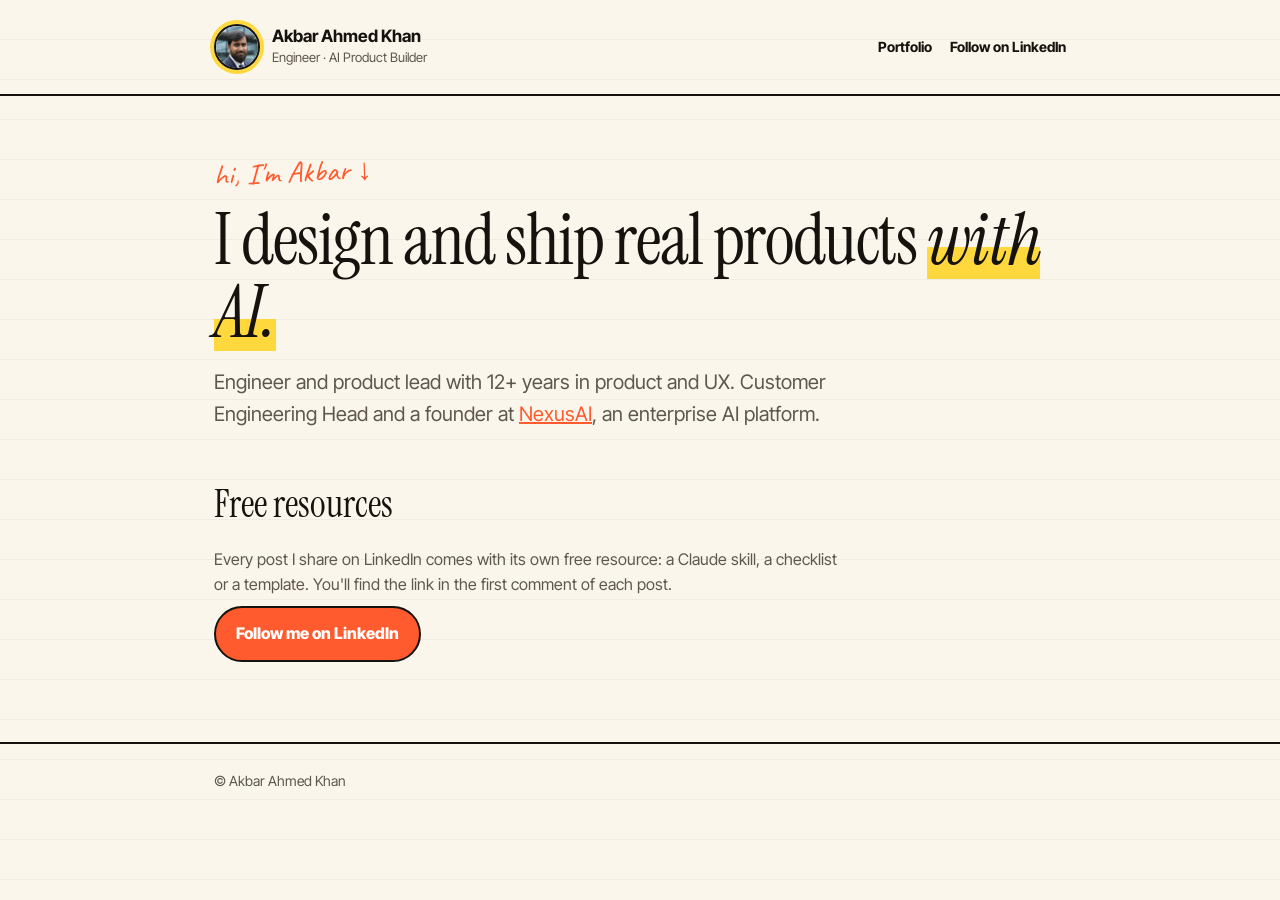
<file: index.html>
<!doctype html>
<html lang="en">
<head>
<meta charset="utf-8">
<meta name="viewport" content="width=device-width, initial-scale=1">
<title>Akbar Ahmed Khan · Engineer & AI Product Builder</title>
<meta name="description" content="Akbar Ahmed Khan: engineer and product lead who designs and ships real products with AI. Customer Engineering Head & Founder at NexusAI.">
<meta property="og:title" content="Akbar Ahmed Khan · Engineer & AI Product Builder">
<meta property="og:image" content="https://akbar-ai-labs.github.io/assets/akbar.jpg">
<link rel="icon" href="assets/akbar.jpg">
<link rel="stylesheet" href="assets/site.css">
<script data-goatcounter="https://akbar-ai-labs.goatcounter.com/count" async src="//gc.zgo.at/count.js"></script>
<script src="/assets/track.js" defer></script>
</head>
<body>
<header><div class="wrap">
  <a class="sig" href="https://www.linkedin.com/in/akbar-ahmed-khan/"><img src="assets/akbar.jpg" alt="Akbar Ahmed Khan"><span><b>Akbar Ahmed Khan</b><small>Engineer · AI Product Builder</small></span></a>
  <nav><a href="https://akbarahmedkhan.com">Portfolio</a><a href="https://www.linkedin.com/in/akbar-ahmed-khan/">Follow on LinkedIn</a></nav>
</div></header>
<main><div class="wrap">
  <span class="lbl">hi, I'm Akbar ↓</span>
  <h1>I design and ship real products <span class="hl"><i>with AI.</i></span></h1>
  <p class="lead">Engineer and product lead with 12+ years in product and UX. Customer Engineering Head and a founder at <a href="https://thenexusai.tech">NexusAI</a>, an enterprise AI platform.</p>
  <h2>Free resources</h2>
  <p style="color:var(--mu);max-width:640px">Every post I share on LinkedIn comes with its own free resource: a Claude skill, a checklist or a template. You'll find the link in the first comment of each post.</p>
  <a class="btn" href="https://www.linkedin.com/in/akbar-ahmed-khan/">Follow me on LinkedIn</a>
</div></main>
<footer><div class="wrap">© Akbar Ahmed Khan</div></footer>
</body>
</html>
</file>
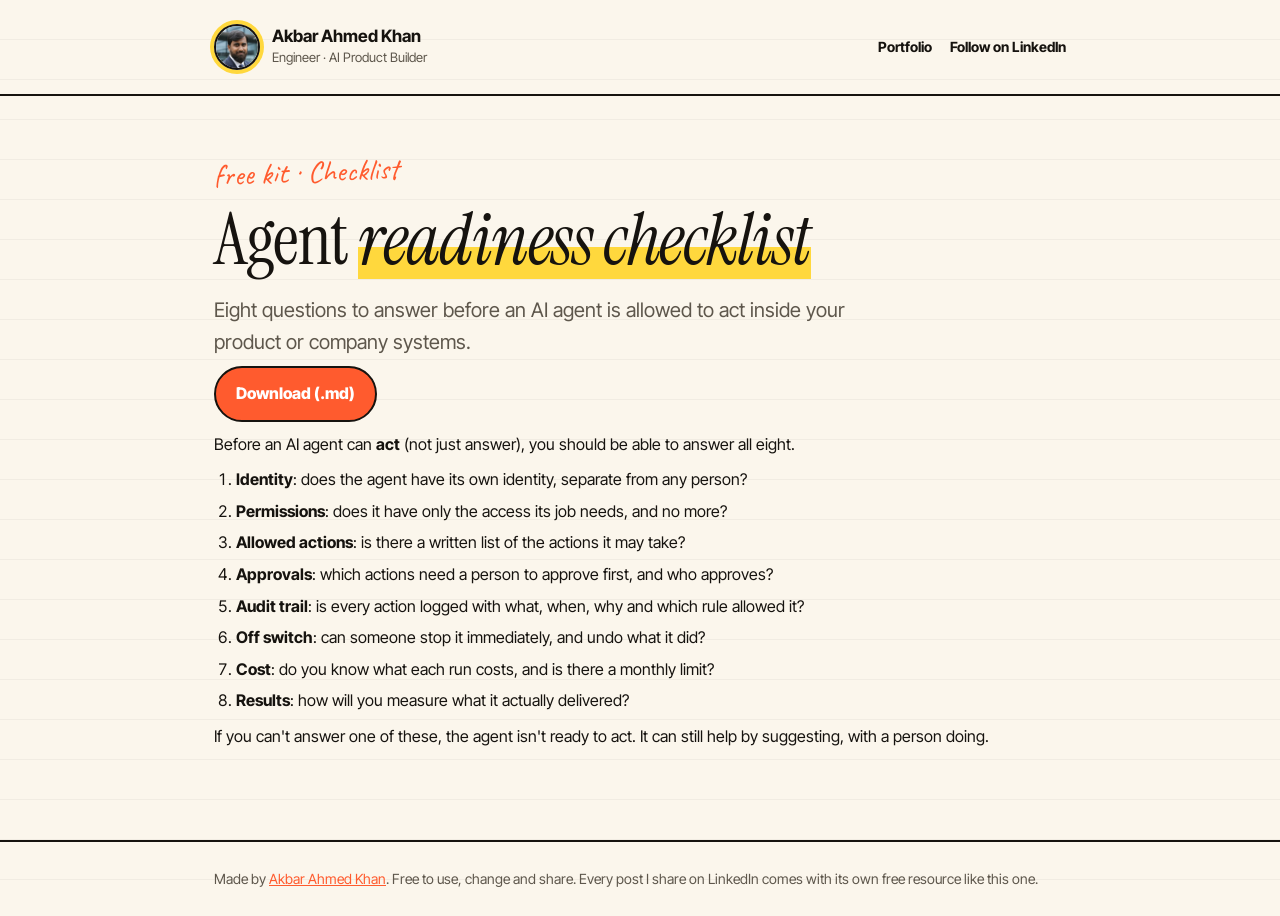
<file: kits/agent-readiness/index.html>
<!doctype html>
<html lang="en">
<head>
<meta charset="utf-8">
<meta name="viewport" content="width=device-width, initial-scale=1">
<title>Agent readiness checklist: free kit | Akbar Ahmed Khan</title>
<meta name="description" content="Eight questions to answer before an AI agent is allowed to act inside your product or company systems.">
<meta property="og:title" content="Agent readiness checklist: free kit">
<meta property="og:description" content="Eight questions to answer before an AI agent is allowed to act inside your product or company systems.">
<meta property="og:image" content="https://akbar-ai-labs.github.io/assets/akbar.jpg">
<link rel="icon" href="../../assets/akbar.jpg">
<link rel="stylesheet" href="../../assets/site.css">
<style>.md h1{display:none}.md h2{font-size:30px;margin:36px 0 10px}.md pre{background:#16130F;color:#FBF6EC;border-radius:14px;padding:18px;overflow:auto;font-size:14px;line-height:1.5}.md pre code{background:none;padding:0}.md p{margin:10px 0}.md li input{margin-right:8px}</style>
<script data-goatcounter="https://akbar-ai-labs.goatcounter.com/count" async src="//gc.zgo.at/count.js"></script>
<script src="/assets/track.js" defer></script>
</head>
<body>
<header><div class="wrap">
  <a class="sig" href="https://www.linkedin.com/in/akbar-ahmed-khan/"><img src="../../assets/akbar.jpg" alt="Akbar Ahmed Khan"><span><b>Akbar Ahmed Khan</b><small>Engineer · AI Product Builder</small></span></a>
  <nav><a href="https://akbarahmedkhan.com">Portfolio</a><a href="https://www.linkedin.com/in/akbar-ahmed-khan/">Follow on LinkedIn</a></nav>
</div></header>
<main><div class="wrap">
  <span class="lbl">free kit · Checklist</span>
  <h1>Agent <span class="hl"><i>readiness checklist</i></span></h1>
  <p class="lead">Eight questions to answer before an AI agent is allowed to act inside your product or company systems.</p>
  <a class="btn" href="agent-readiness.md" download>Download (.md)</a>
  <div class="md"><h1>Agent readiness checklist</h1>
<p>Before an AI agent can <strong>act</strong> (not just answer), you should be able to answer all eight.</p>
<ol>
<li><strong>Identity</strong>: does the agent have its own identity, separate from any person?</li>
<li><strong>Permissions</strong>: does it have only the access its job needs, and no more?</li>
<li><strong>Allowed actions</strong>: is there a written list of the actions it may take?</li>
<li><strong>Approvals</strong>: which actions need a person to approve first, and who approves?</li>
<li><strong>Audit trail</strong>: is every action logged with what, when, why and which rule allowed it?</li>
<li><strong>Off switch</strong>: can someone stop it immediately, and undo what it did?</li>
<li><strong>Cost</strong>: do you know what each run costs, and is there a monthly limit?</li>
<li><strong>Results</strong>: how will you measure what it actually delivered?</li>
</ol>
<p>If you can't answer one of these, the agent isn't ready to act. It can still help by suggesting, with a person doing.</p></div>
</div></main>
<footer><div class="wrap">Made by <a href="https://www.linkedin.com/in/akbar-ahmed-khan/">Akbar Ahmed Khan</a>. Free to use, change and share. Every post I share on LinkedIn comes with its own free resource like this one.</div></footer>
</body>
</html>
</file>
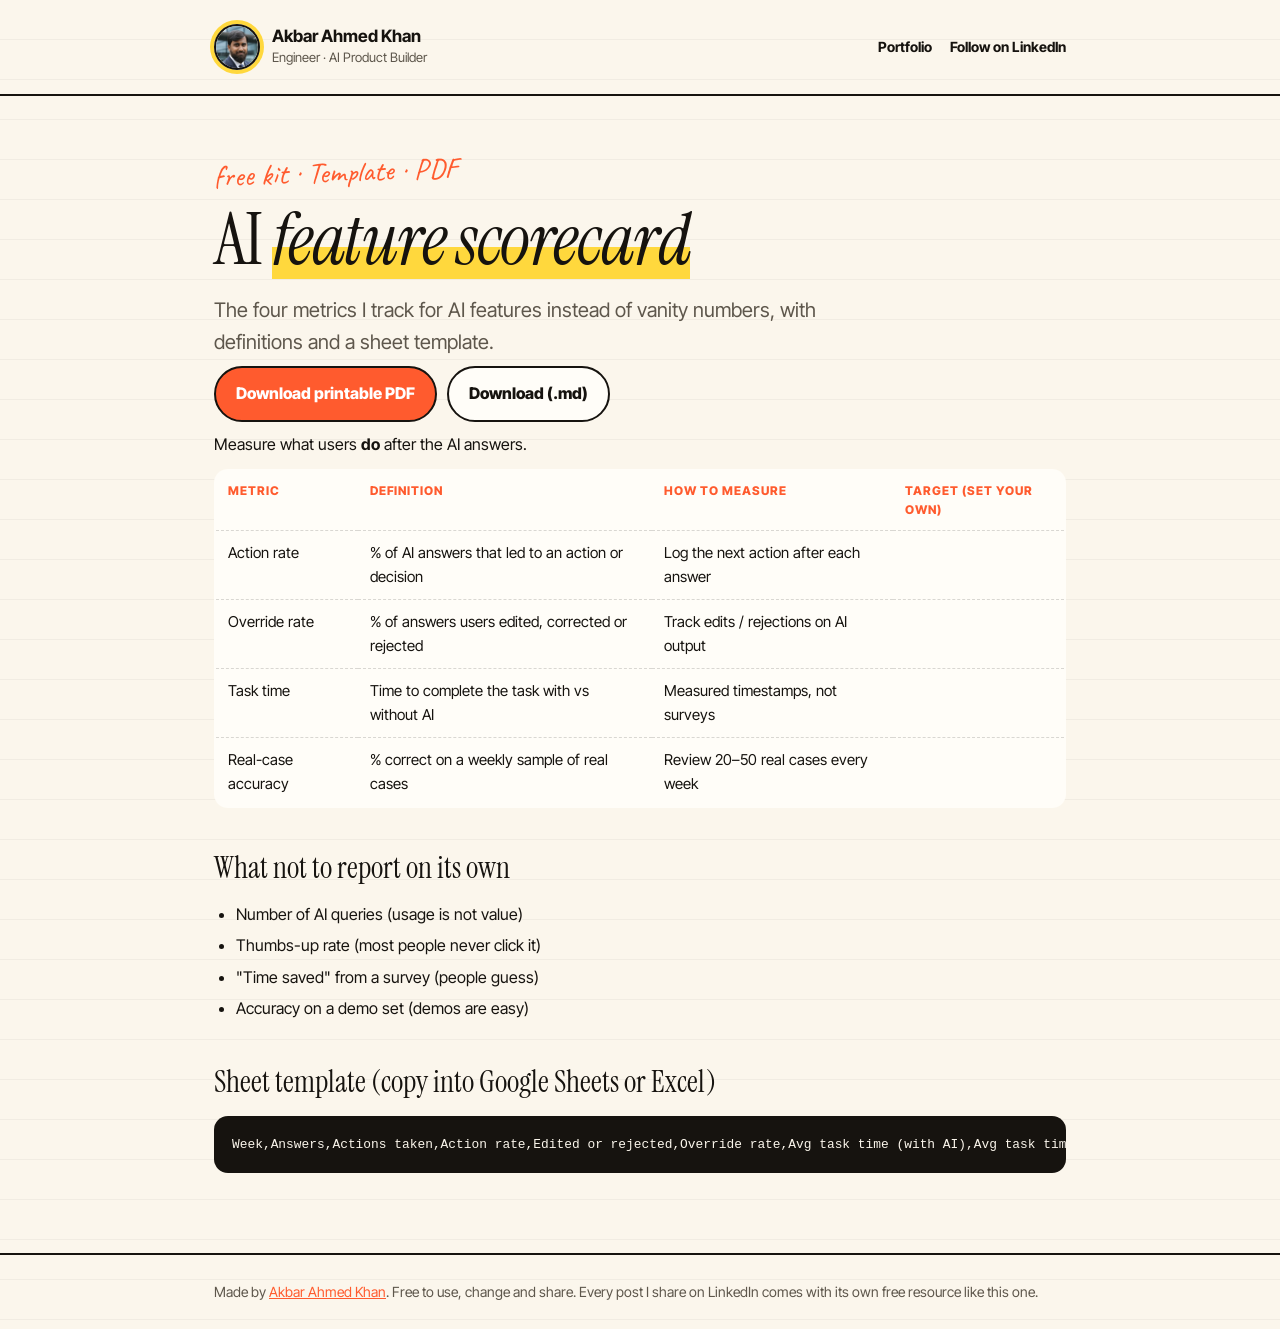
<file: kits/ai-feature-scorecard/index.html>
<!doctype html>
<html lang="en">
<head>
<meta charset="utf-8">
<meta name="viewport" content="width=device-width, initial-scale=1">
<title>AI feature scorecard: free kit | Akbar Ahmed Khan</title>
<meta name="description" content="The four metrics I track for AI features instead of vanity numbers, with definitions and a sheet template.">
<meta property="og:title" content="AI feature scorecard: free kit">
<meta property="og:description" content="The four metrics I track for AI features instead of vanity numbers, with definitions and a sheet template.">
<meta property="og:image" content="https://akbar-ai-labs.github.io/assets/akbar.jpg">
<link rel="icon" href="../../assets/akbar.jpg">
<link rel="stylesheet" href="../../assets/site.css">
<style>.md h1{display:none}.md h2{font-size:30px;margin:36px 0 10px}.md pre{background:#16130F;color:#FBF6EC;border-radius:14px;padding:18px;overflow:auto;font-size:14px;line-height:1.5}.md pre code{background:none;padding:0}.md p{margin:10px 0}.md li input{margin-right:8px}</style>
<script data-goatcounter="https://akbar-ai-labs.goatcounter.com/count" async src="//gc.zgo.at/count.js"></script>
<script src="/assets/track.js" defer></script>
</head>
<body>
<header><div class="wrap">
  <a class="sig" href="https://www.linkedin.com/in/akbar-ahmed-khan/"><img src="../../assets/akbar.jpg" alt="Akbar Ahmed Khan"><span><b>Akbar Ahmed Khan</b><small>Engineer · AI Product Builder</small></span></a>
  <nav><a href="https://akbarahmedkhan.com">Portfolio</a><a href="https://www.linkedin.com/in/akbar-ahmed-khan/">Follow on LinkedIn</a></nav>
</div></header>
<main><div class="wrap">
  <span class="lbl">free kit · Template · PDF</span>
  <h1>AI <span class="hl"><i>feature scorecard</i></span></h1>
  <p class="lead">The four metrics I track for AI features instead of vanity numbers, with definitions and a sheet template.</p>
  <a class="btn" href="ai-feature-scorecard.pdf" download>Download printable PDF</a><a class="btn line" href="ai-feature-scorecard.md" download>Download (.md)</a>
  <div class="md"><h1>AI feature scorecard</h1>
<p>Measure what users <strong>do</strong> after the AI answers.</p>
<table>
<thead>
<tr>
<th>Metric</th>
<th>Definition</th>
<th>How to measure</th>
<th>Target (set your own)</th>
</tr>
</thead>
<tbody>
<tr>
<td>Action rate</td>
<td>% of AI answers that led to an action or decision</td>
<td>Log the next action after each answer</td>
<td></td>
</tr>
<tr>
<td>Override rate</td>
<td>% of answers users edited, corrected or rejected</td>
<td>Track edits / rejections on AI output</td>
<td></td>
</tr>
<tr>
<td>Task time</td>
<td>Time to complete the task with vs without AI</td>
<td>Measured timestamps, not surveys</td>
<td></td>
</tr>
<tr>
<td>Real-case accuracy</td>
<td>% correct on a weekly sample of real cases</td>
<td>Review 20–50 real cases every week</td>
<td></td>
</tr>
</tbody>
</table>
<h2>What not to report on its own</h2>
<ul>
<li>Number of AI queries (usage is not value)</li>
<li>Thumbs-up rate (most people never click it)</li>
<li>"Time saved" from a survey (people guess)</li>
<li>Accuracy on a demo set (demos are easy)</li>
</ul>
<h2>Sheet template (copy into Google Sheets or Excel)</h2>
<pre><code>Week,Answers,Actions taken,Action rate,Edited or rejected,Override rate,Avg task time (with AI),Avg task time (without),Real cases checked,Correct,Accuracy
</code></pre></div>
</div></main>
<footer><div class="wrap">Made by <a href="https://www.linkedin.com/in/akbar-ahmed-khan/">Akbar Ahmed Khan</a>. Free to use, change and share. Every post I share on LinkedIn comes with its own free resource like this one.</div></footer>
</body>
</html>
</file>
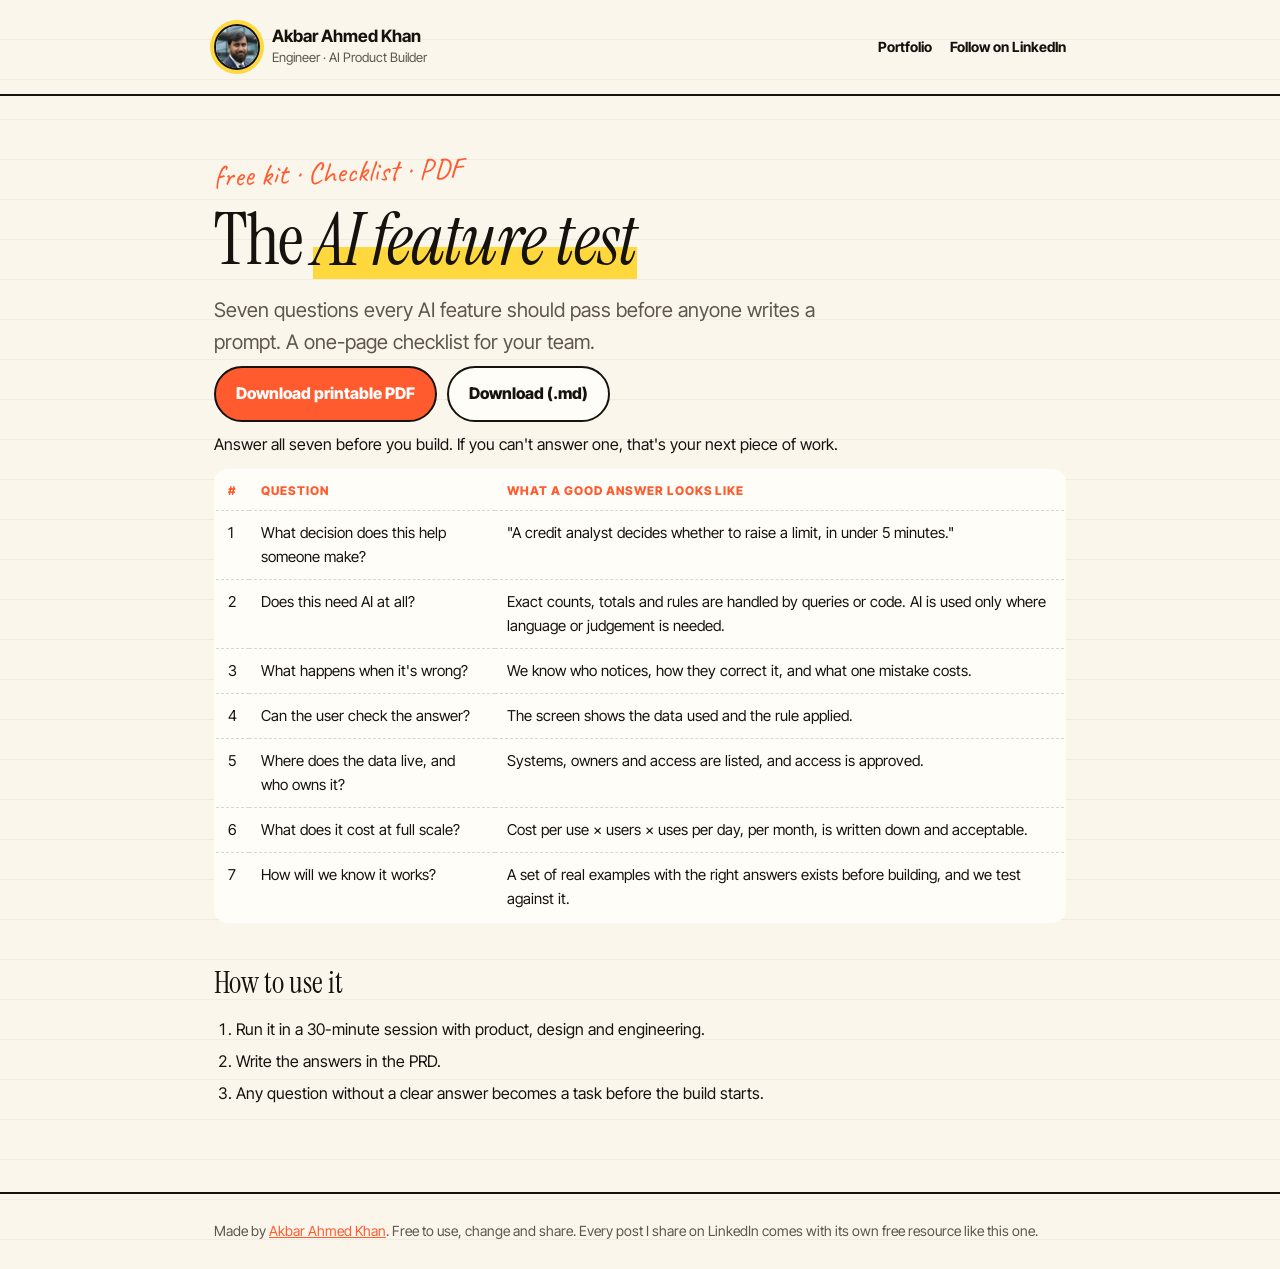
<file: kits/ai-feature-test/index.html>
<!doctype html>
<html lang="en">
<head>
<meta charset="utf-8">
<meta name="viewport" content="width=device-width, initial-scale=1">
<title>The AI feature test: free kit | Akbar Ahmed Khan</title>
<meta name="description" content="Seven questions every AI feature should pass before anyone writes a prompt. A one-page checklist for your team.">
<meta property="og:title" content="The AI feature test: free kit">
<meta property="og:description" content="Seven questions every AI feature should pass before anyone writes a prompt. A one-page checklist for your team.">
<meta property="og:image" content="https://akbar-ai-labs.github.io/assets/akbar.jpg">
<link rel="icon" href="../../assets/akbar.jpg">
<link rel="stylesheet" href="../../assets/site.css">
<style>.md h1{display:none}.md h2{font-size:30px;margin:36px 0 10px}.md pre{background:#16130F;color:#FBF6EC;border-radius:14px;padding:18px;overflow:auto;font-size:14px;line-height:1.5}.md pre code{background:none;padding:0}.md p{margin:10px 0}.md li input{margin-right:8px}</style>
<script data-goatcounter="https://akbar-ai-labs.goatcounter.com/count" async src="//gc.zgo.at/count.js"></script>
<script src="/assets/track.js" defer></script>
</head>
<body>
<header><div class="wrap">
  <a class="sig" href="https://www.linkedin.com/in/akbar-ahmed-khan/"><img src="../../assets/akbar.jpg" alt="Akbar Ahmed Khan"><span><b>Akbar Ahmed Khan</b><small>Engineer · AI Product Builder</small></span></a>
  <nav><a href="https://akbarahmedkhan.com">Portfolio</a><a href="https://www.linkedin.com/in/akbar-ahmed-khan/">Follow on LinkedIn</a></nav>
</div></header>
<main><div class="wrap">
  <span class="lbl">free kit · Checklist · PDF</span>
  <h1>The <span class="hl"><i>AI feature test</i></span></h1>
  <p class="lead">Seven questions every AI feature should pass before anyone writes a prompt. A one-page checklist for your team.</p>
  <a class="btn" href="ai-feature-test.pdf" download>Download printable PDF</a><a class="btn line" href="ai-feature-test.md" download>Download (.md)</a>
  <div class="md"><h1>The AI feature test</h1>
<p>Answer all seven before you build. If you can't answer one, that's your next piece of work.</p>
<table>
<thead>
<tr>
<th>#</th>
<th>Question</th>
<th>What a good answer looks like</th>
</tr>
</thead>
<tbody>
<tr>
<td>1</td>
<td>What decision does this help someone make?</td>
<td>"A credit analyst decides whether to raise a limit, in under 5 minutes."</td>
</tr>
<tr>
<td>2</td>
<td>Does this need AI at all?</td>
<td>Exact counts, totals and rules are handled by queries or code. AI is used only where language or judgement is needed.</td>
</tr>
<tr>
<td>3</td>
<td>What happens when it's wrong?</td>
<td>We know who notices, how they correct it, and what one mistake costs.</td>
</tr>
<tr>
<td>4</td>
<td>Can the user check the answer?</td>
<td>The screen shows the data used and the rule applied.</td>
</tr>
<tr>
<td>5</td>
<td>Where does the data live, and who owns it?</td>
<td>Systems, owners and access are listed, and access is approved.</td>
</tr>
<tr>
<td>6</td>
<td>What does it cost at full scale?</td>
<td>Cost per use × users × uses per day, per month, is written down and acceptable.</td>
</tr>
<tr>
<td>7</td>
<td>How will we know it works?</td>
<td>A set of real examples with the right answers exists before building, and we test against it.</td>
</tr>
</tbody>
</table>
<h2>How to use it</h2>
<ol>
<li>Run it in a 30-minute session with product, design and engineering.</li>
<li>Write the answers in the PRD.</li>
<li>Any question without a clear answer becomes a task before the build starts.</li>
</ol></div>
</div></main>
<footer><div class="wrap">Made by <a href="https://www.linkedin.com/in/akbar-ahmed-khan/">Akbar Ahmed Khan</a>. Free to use, change and share. Every post I share on LinkedIn comes with its own free resource like this one.</div></footer>
</body>
</html>
</file>
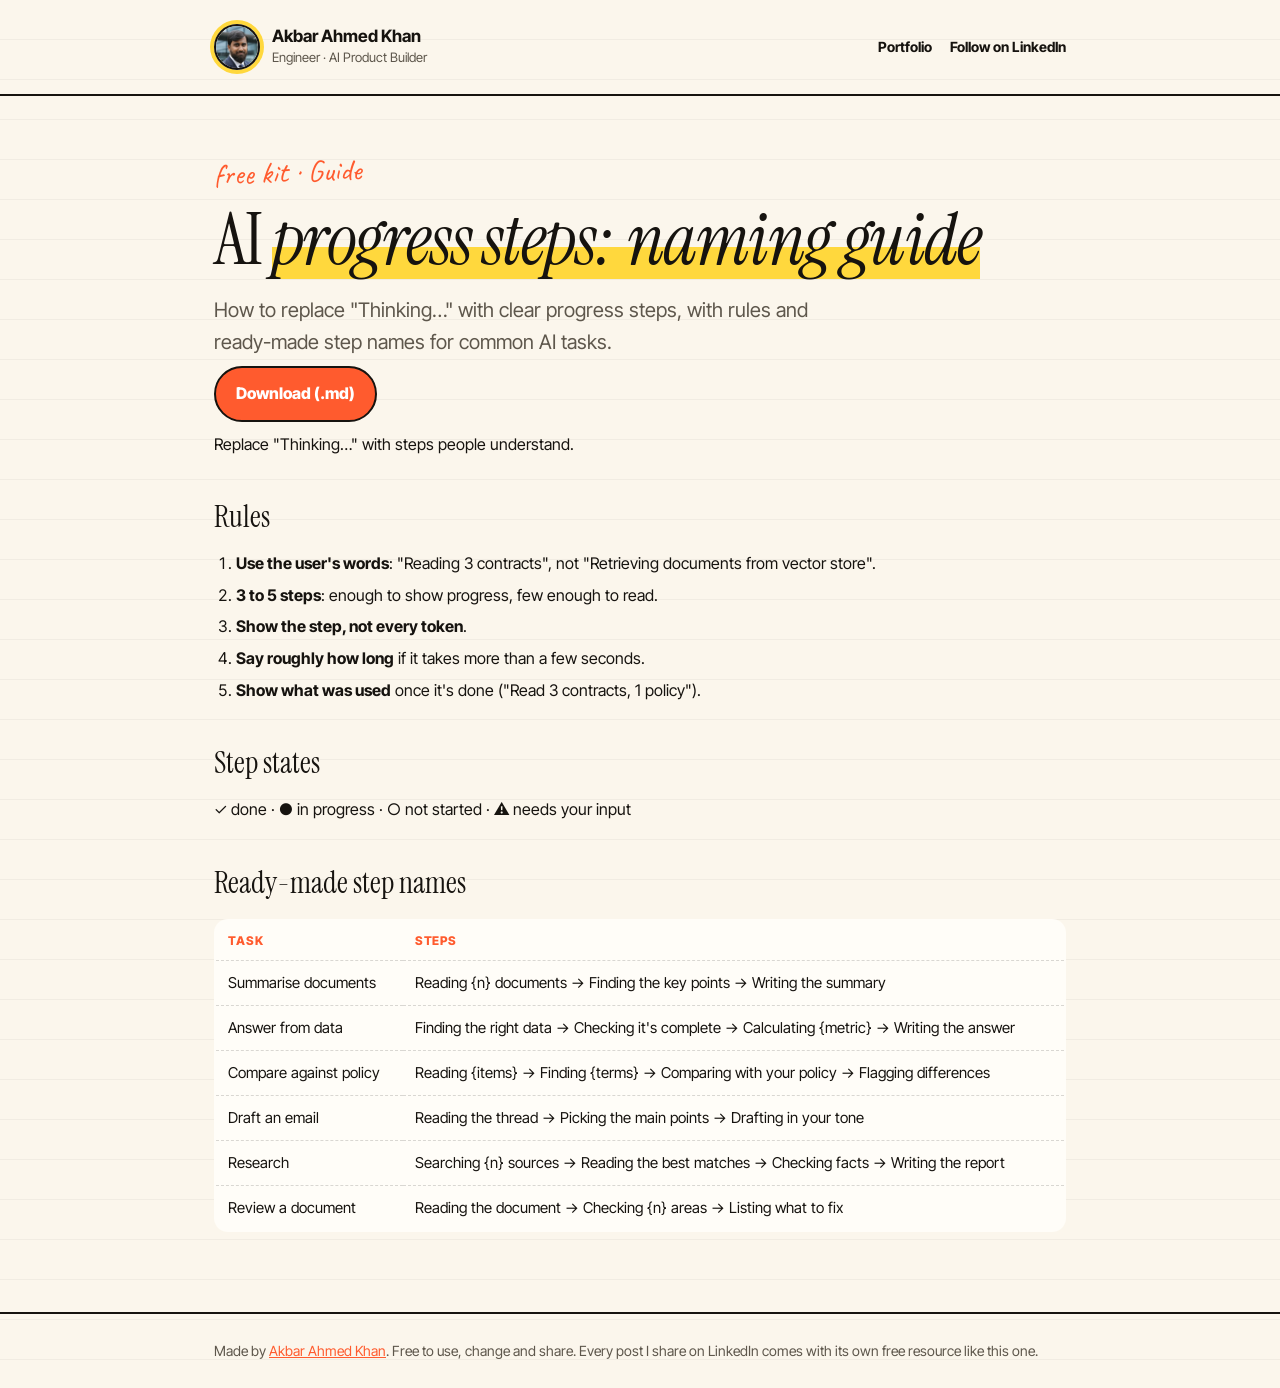
<file: kits/ai-progress-steps/index.html>
<!doctype html>
<html lang="en">
<head>
<meta charset="utf-8">
<meta name="viewport" content="width=device-width, initial-scale=1">
<title>AI progress steps: naming guide: free kit | Akbar Ahmed Khan</title>
<meta name="description" content="How to replace &quot;Thinking…&quot; with clear progress steps, with rules and ready-made step names for common AI tasks.">
<meta property="og:title" content="AI progress steps: naming guide: free kit">
<meta property="og:description" content="How to replace &quot;Thinking…&quot; with clear progress steps, with rules and ready-made step names for common AI tasks.">
<meta property="og:image" content="https://akbar-ai-labs.github.io/assets/akbar.jpg">
<link rel="icon" href="../../assets/akbar.jpg">
<link rel="stylesheet" href="../../assets/site.css">
<style>.md h1{display:none}.md h2{font-size:30px;margin:36px 0 10px}.md pre{background:#16130F;color:#FBF6EC;border-radius:14px;padding:18px;overflow:auto;font-size:14px;line-height:1.5}.md pre code{background:none;padding:0}.md p{margin:10px 0}.md li input{margin-right:8px}</style>
<script data-goatcounter="https://akbar-ai-labs.goatcounter.com/count" async src="//gc.zgo.at/count.js"></script>
<script src="/assets/track.js" defer></script>
</head>
<body>
<header><div class="wrap">
  <a class="sig" href="https://www.linkedin.com/in/akbar-ahmed-khan/"><img src="../../assets/akbar.jpg" alt="Akbar Ahmed Khan"><span><b>Akbar Ahmed Khan</b><small>Engineer · AI Product Builder</small></span></a>
  <nav><a href="https://akbarahmedkhan.com">Portfolio</a><a href="https://www.linkedin.com/in/akbar-ahmed-khan/">Follow on LinkedIn</a></nav>
</div></header>
<main><div class="wrap">
  <span class="lbl">free kit · Guide</span>
  <h1>AI <span class="hl"><i>progress steps: naming guide</i></span></h1>
  <p class="lead">How to replace &quot;Thinking…&quot; with clear progress steps, with rules and ready-made step names for common AI tasks.</p>
  <a class="btn" href="ai-progress-steps.md" download>Download (.md)</a>
  <div class="md"><h1>AI progress steps: naming guide</h1>
<p>Replace "Thinking…" with steps people understand.</p>
<h2>Rules</h2>
<ol>
<li><strong>Use the user's words</strong>: "Reading 3 contracts", not "Retrieving documents from vector store".</li>
<li><strong>3 to 5 steps</strong>: enough to show progress, few enough to read.</li>
<li><strong>Show the step, not every token</strong>.</li>
<li><strong>Say roughly how long</strong> if it takes more than a few seconds.</li>
<li><strong>Show what was used</strong> once it's done ("Read 3 contracts, 1 policy").</li>
</ol>
<h2>Step states</h2>
<p>✓ done · ● in progress · ○ not started · ⚠ needs your input</p>
<h2>Ready-made step names</h2>
<table>
<thead>
<tr>
<th>Task</th>
<th>Steps</th>
</tr>
</thead>
<tbody>
<tr>
<td>Summarise documents</td>
<td>Reading {n} documents → Finding the key points → Writing the summary</td>
</tr>
<tr>
<td>Answer from data</td>
<td>Finding the right data → Checking it's complete → Calculating {metric} → Writing the answer</td>
</tr>
<tr>
<td>Compare against policy</td>
<td>Reading {items} → Finding {terms} → Comparing with your policy → Flagging differences</td>
</tr>
<tr>
<td>Draft an email</td>
<td>Reading the thread → Picking the main points → Drafting in your tone</td>
</tr>
<tr>
<td>Research</td>
<td>Searching {n} sources → Reading the best matches → Checking facts → Writing the report</td>
</tr>
<tr>
<td>Review a document</td>
<td>Reading the document → Checking {n} areas → Listing what to fix</td>
</tr>
</tbody>
</table></div>
</div></main>
<footer><div class="wrap">Made by <a href="https://www.linkedin.com/in/akbar-ahmed-khan/">Akbar Ahmed Khan</a>. Free to use, change and share. Every post I share on LinkedIn comes with its own free resource like this one.</div></footer>
</body>
</html>
</file>
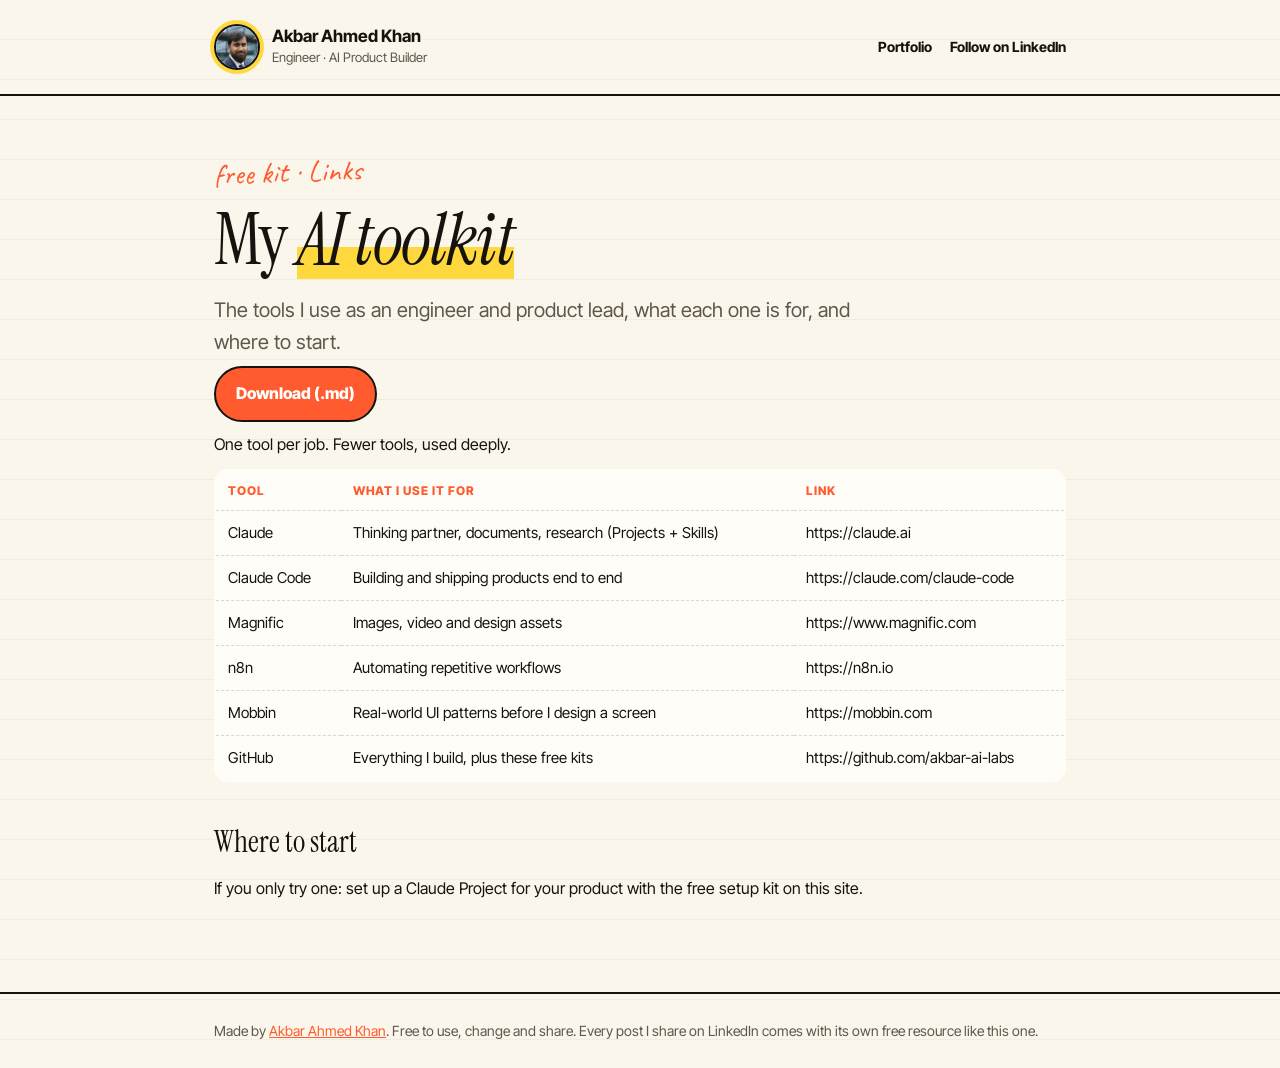
<file: kits/ai-toolkit/index.html>
<!doctype html>
<html lang="en">
<head>
<meta charset="utf-8">
<meta name="viewport" content="width=device-width, initial-scale=1">
<title>My AI toolkit: free kit | Akbar Ahmed Khan</title>
<meta name="description" content="The tools I use as an engineer and product lead, what each one is for, and where to start.">
<meta property="og:title" content="My AI toolkit: free kit">
<meta property="og:description" content="The tools I use as an engineer and product lead, what each one is for, and where to start.">
<meta property="og:image" content="https://akbar-ai-labs.github.io/assets/akbar.jpg">
<link rel="icon" href="../../assets/akbar.jpg">
<link rel="stylesheet" href="../../assets/site.css">
<style>.md h1{display:none}.md h2{font-size:30px;margin:36px 0 10px}.md pre{background:#16130F;color:#FBF6EC;border-radius:14px;padding:18px;overflow:auto;font-size:14px;line-height:1.5}.md pre code{background:none;padding:0}.md p{margin:10px 0}.md li input{margin-right:8px}</style>
<script data-goatcounter="https://akbar-ai-labs.goatcounter.com/count" async src="//gc.zgo.at/count.js"></script>
<script src="/assets/track.js" defer></script>
</head>
<body>
<header><div class="wrap">
  <a class="sig" href="https://www.linkedin.com/in/akbar-ahmed-khan/"><img src="../../assets/akbar.jpg" alt="Akbar Ahmed Khan"><span><b>Akbar Ahmed Khan</b><small>Engineer · AI Product Builder</small></span></a>
  <nav><a href="https://akbarahmedkhan.com">Portfolio</a><a href="https://www.linkedin.com/in/akbar-ahmed-khan/">Follow on LinkedIn</a></nav>
</div></header>
<main><div class="wrap">
  <span class="lbl">free kit · Links</span>
  <h1>My <span class="hl"><i>AI toolkit</i></span></h1>
  <p class="lead">The tools I use as an engineer and product lead, what each one is for, and where to start.</p>
  <a class="btn" href="ai-toolkit.md" download>Download (.md)</a>
  <div class="md"><h1>My AI toolkit</h1>
<p>One tool per job. Fewer tools, used deeply.</p>
<table>
<thead>
<tr>
<th>Tool</th>
<th>What I use it for</th>
<th>Link</th>
</tr>
</thead>
<tbody>
<tr>
<td>Claude</td>
<td>Thinking partner, documents, research (Projects + Skills)</td>
<td>https://claude.ai</td>
</tr>
<tr>
<td>Claude Code</td>
<td>Building and shipping products end to end</td>
<td>https://claude.com/claude-code</td>
</tr>
<tr>
<td>Magnific</td>
<td>Images, video and design assets</td>
<td>https://www.magnific.com</td>
</tr>
<tr>
<td>n8n</td>
<td>Automating repetitive workflows</td>
<td>https://n8n.io</td>
</tr>
<tr>
<td>Mobbin</td>
<td>Real-world UI patterns before I design a screen</td>
<td>https://mobbin.com</td>
</tr>
<tr>
<td>GitHub</td>
<td>Everything I build, plus these free kits</td>
<td>https://github.com/akbar-ai-labs</td>
</tr>
</tbody>
</table>
<h2>Where to start</h2>
<p>If you only try one: set up a Claude Project for your product with the free setup kit on this site.</p></div>
</div></main>
<footer><div class="wrap">Made by <a href="https://www.linkedin.com/in/akbar-ahmed-khan/">Akbar Ahmed Khan</a>. Free to use, change and share. Every post I share on LinkedIn comes with its own free resource like this one.</div></footer>
</body>
</html>
</file>
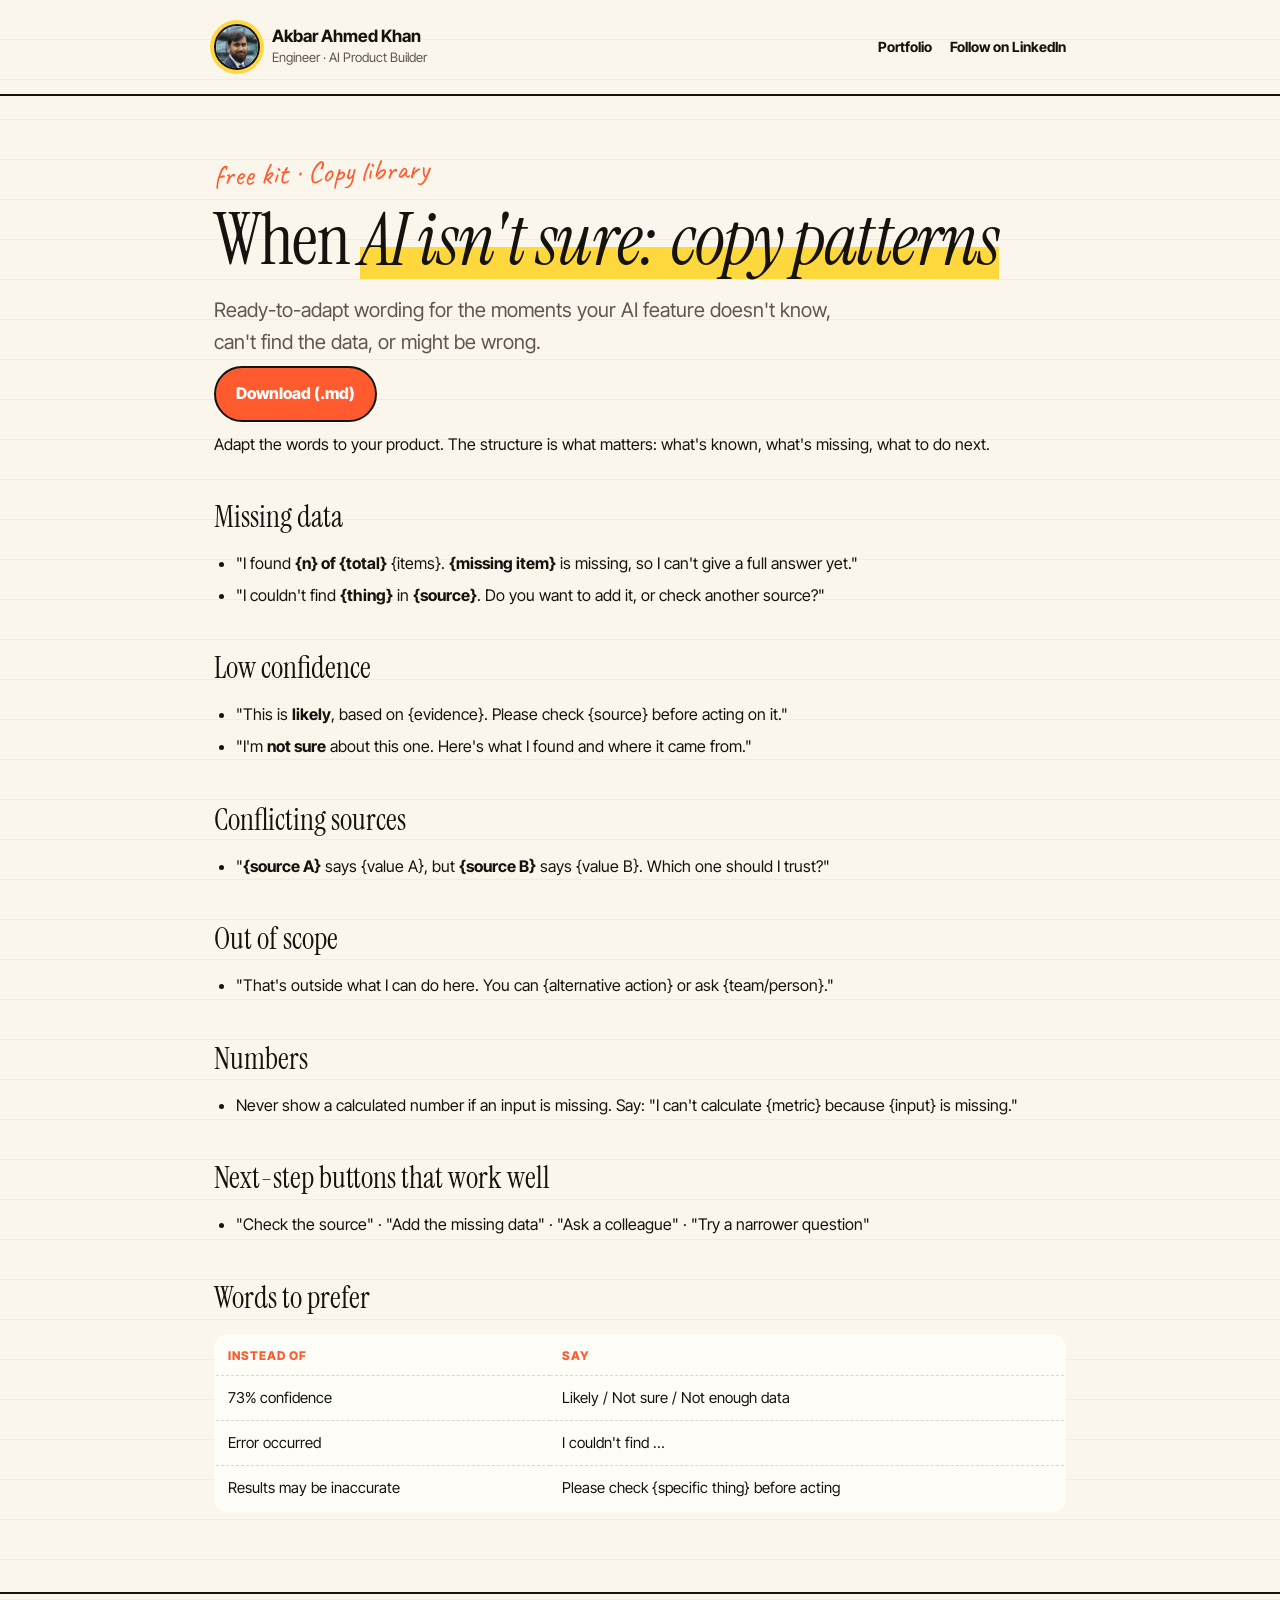
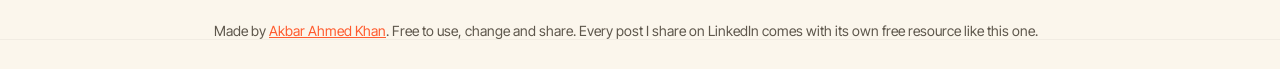
<file: kits/ai-uncertainty-copy/index.html>
<!doctype html>
<html lang="en">
<head>
<meta charset="utf-8">
<meta name="viewport" content="width=device-width, initial-scale=1">
<title>When AI isn&#x27;t sure: copy patterns: free kit | Akbar Ahmed Khan</title>
<meta name="description" content="Ready-to-adapt wording for the moments your AI feature doesn&#x27;t know, can&#x27;t find the data, or might be wrong.">
<meta property="og:title" content="When AI isn&#x27;t sure: copy patterns: free kit">
<meta property="og:description" content="Ready-to-adapt wording for the moments your AI feature doesn&#x27;t know, can&#x27;t find the data, or might be wrong.">
<meta property="og:image" content="https://akbar-ai-labs.github.io/assets/akbar.jpg">
<link rel="icon" href="../../assets/akbar.jpg">
<link rel="stylesheet" href="../../assets/site.css">
<style>.md h1{display:none}.md h2{font-size:30px;margin:36px 0 10px}.md pre{background:#16130F;color:#FBF6EC;border-radius:14px;padding:18px;overflow:auto;font-size:14px;line-height:1.5}.md pre code{background:none;padding:0}.md p{margin:10px 0}.md li input{margin-right:8px}</style>
<script data-goatcounter="https://akbar-ai-labs.goatcounter.com/count" async src="//gc.zgo.at/count.js"></script>
<script src="/assets/track.js" defer></script>
</head>
<body>
<header><div class="wrap">
  <a class="sig" href="https://www.linkedin.com/in/akbar-ahmed-khan/"><img src="../../assets/akbar.jpg" alt="Akbar Ahmed Khan"><span><b>Akbar Ahmed Khan</b><small>Engineer · AI Product Builder</small></span></a>
  <nav><a href="https://akbarahmedkhan.com">Portfolio</a><a href="https://www.linkedin.com/in/akbar-ahmed-khan/">Follow on LinkedIn</a></nav>
</div></header>
<main><div class="wrap">
  <span class="lbl">free kit · Copy library</span>
  <h1>When <span class="hl"><i>AI isn&#x27;t sure: copy patterns</i></span></h1>
  <p class="lead">Ready-to-adapt wording for the moments your AI feature doesn&#x27;t know, can&#x27;t find the data, or might be wrong.</p>
  <a class="btn" href="ai-uncertainty-copy.md" download>Download (.md)</a>
  <div class="md"><h1>When AI isn't sure: copy patterns</h1>
<p>Adapt the words to your product. The structure is what matters: what's known, what's missing, what to do next.</p>
<h2>Missing data</h2>
<ul>
<li>"I found <strong>{n} of {total}</strong> {items}. <strong>{missing item}</strong> is missing, so I can't give a full answer yet."</li>
<li>"I couldn't find <strong>{thing}</strong> in <strong>{source}</strong>. Do you want to add it, or check another source?"</li>
</ul>
<h2>Low confidence</h2>
<ul>
<li>"This is <strong>likely</strong>, based on {evidence}. Please check {source} before acting on it."</li>
<li>"I'm <strong>not sure</strong> about this one. Here's what I found and where it came from."</li>
</ul>
<h2>Conflicting sources</h2>
<ul>
<li>"<strong>{source A}</strong> says {value A}, but <strong>{source B}</strong> says {value B}. Which one should I trust?"</li>
</ul>
<h2>Out of scope</h2>
<ul>
<li>"That's outside what I can do here. You can {alternative action} or ask {team/person}."</li>
</ul>
<h2>Numbers</h2>
<ul>
<li>Never show a calculated number if an input is missing. Say: "I can't calculate {metric} because {input} is missing."</li>
</ul>
<h2>Next-step buttons that work well</h2>
<ul>
<li>"Check the source" · "Add the missing data" · "Ask a colleague" · "Try a narrower question"</li>
</ul>
<h2>Words to prefer</h2>
<table>
<thead>
<tr>
<th>Instead of</th>
<th>Say</th>
</tr>
</thead>
<tbody>
<tr>
<td>73% confidence</td>
<td>Likely / Not sure / Not enough data</td>
</tr>
<tr>
<td>Error occurred</td>
<td>I couldn't find …</td>
</tr>
<tr>
<td>Results may be inaccurate</td>
<td>Please check {specific thing} before acting</td>
</tr>
</tbody>
</table></div>
</div></main>
<footer><div class="wrap">Made by <a href="https://www.linkedin.com/in/akbar-ahmed-khan/">Akbar Ahmed Khan</a>. Free to use, change and share. Every post I share on LinkedIn comes with its own free resource like this one.</div></footer>
</body>
</html>
</file>
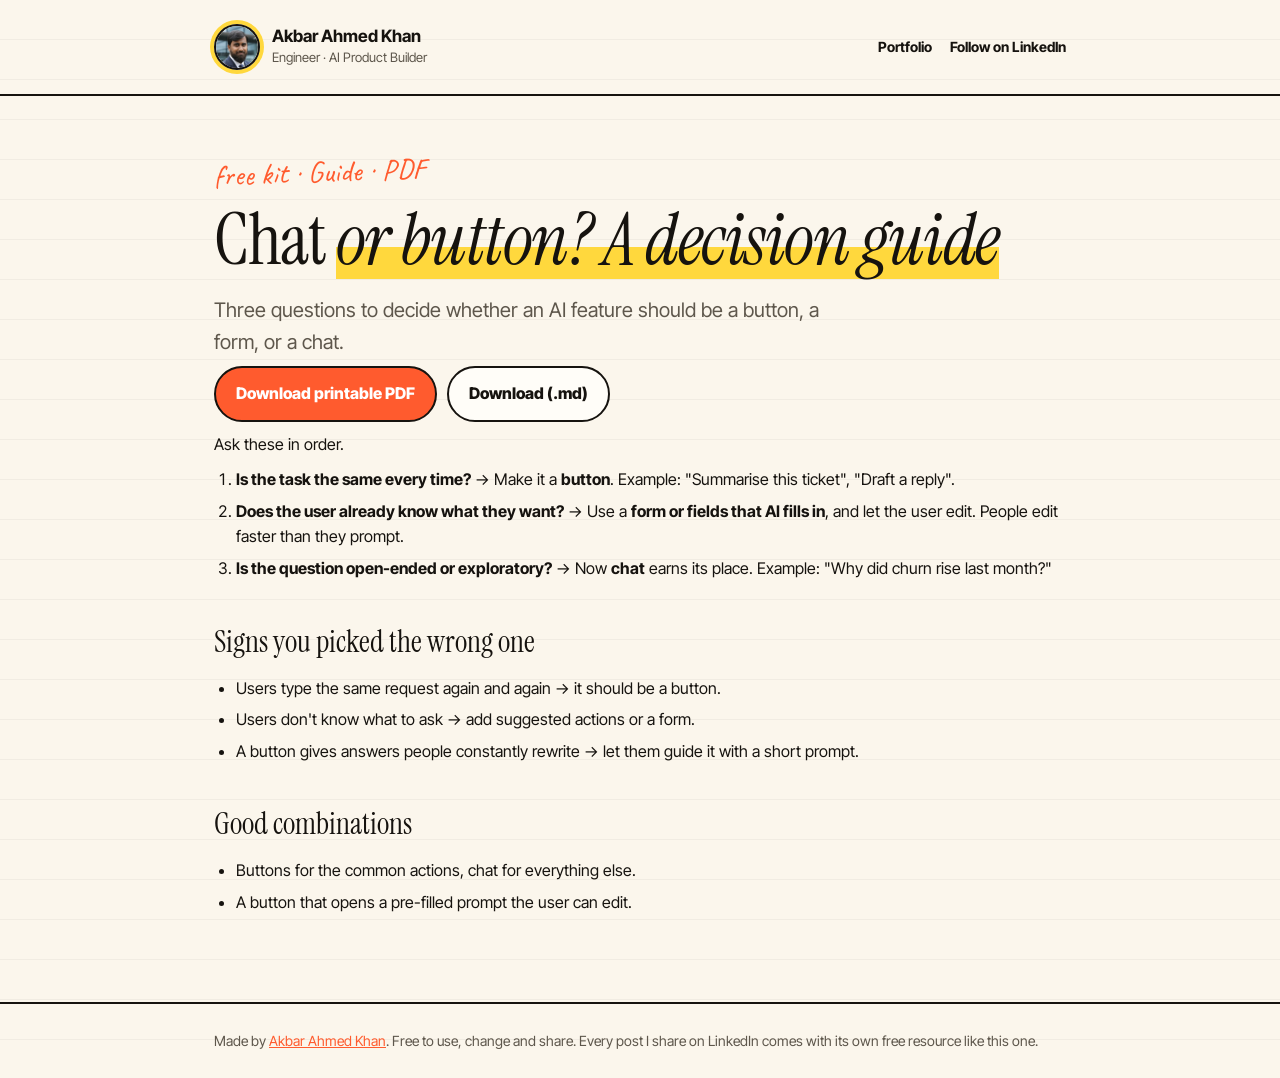
<file: kits/chat-or-button/index.html>
<!doctype html>
<html lang="en">
<head>
<meta charset="utf-8">
<meta name="viewport" content="width=device-width, initial-scale=1">
<title>Chat or button? A decision guide: free kit | Akbar Ahmed Khan</title>
<meta name="description" content="Three questions to decide whether an AI feature should be a button, a form, or a chat.">
<meta property="og:title" content="Chat or button? A decision guide: free kit">
<meta property="og:description" content="Three questions to decide whether an AI feature should be a button, a form, or a chat.">
<meta property="og:image" content="https://akbar-ai-labs.github.io/assets/akbar.jpg">
<link rel="icon" href="../../assets/akbar.jpg">
<link rel="stylesheet" href="../../assets/site.css">
<style>.md h1{display:none}.md h2{font-size:30px;margin:36px 0 10px}.md pre{background:#16130F;color:#FBF6EC;border-radius:14px;padding:18px;overflow:auto;font-size:14px;line-height:1.5}.md pre code{background:none;padding:0}.md p{margin:10px 0}.md li input{margin-right:8px}</style>
<script data-goatcounter="https://akbar-ai-labs.goatcounter.com/count" async src="//gc.zgo.at/count.js"></script>
<script src="/assets/track.js" defer></script>
</head>
<body>
<header><div class="wrap">
  <a class="sig" href="https://www.linkedin.com/in/akbar-ahmed-khan/"><img src="../../assets/akbar.jpg" alt="Akbar Ahmed Khan"><span><b>Akbar Ahmed Khan</b><small>Engineer · AI Product Builder</small></span></a>
  <nav><a href="https://akbarahmedkhan.com">Portfolio</a><a href="https://www.linkedin.com/in/akbar-ahmed-khan/">Follow on LinkedIn</a></nav>
</div></header>
<main><div class="wrap">
  <span class="lbl">free kit · Guide · PDF</span>
  <h1>Chat <span class="hl"><i>or button? A decision guide</i></span></h1>
  <p class="lead">Three questions to decide whether an AI feature should be a button, a form, or a chat.</p>
  <a class="btn" href="chat-or-button.pdf" download>Download printable PDF</a><a class="btn line" href="chat-or-button.md" download>Download (.md)</a>
  <div class="md"><h1>Chat or button? A decision guide</h1>
<p>Ask these in order.</p>
<ol>
<li><strong>Is the task the same every time?</strong>
   → Make it a <strong>button</strong>. Example: "Summarise this ticket", "Draft a reply".</li>
<li><strong>Does the user already know what they want?</strong>
   → Use a <strong>form or fields that AI fills in</strong>, and let the user edit. People edit faster than they prompt.</li>
<li><strong>Is the question open-ended or exploratory?</strong>
   → Now <strong>chat</strong> earns its place. Example: "Why did churn rise last month?"</li>
</ol>
<h2>Signs you picked the wrong one</h2>
<ul>
<li>Users type the same request again and again → it should be a button.</li>
<li>Users don't know what to ask → add suggested actions or a form.</li>
<li>A button gives answers people constantly rewrite → let them guide it with a short prompt.</li>
</ul>
<h2>Good combinations</h2>
<ul>
<li>Buttons for the common actions, chat for everything else.</li>
<li>A button that opens a pre-filled prompt the user can edit.</li>
</ul></div>
</div></main>
<footer><div class="wrap">Made by <a href="https://www.linkedin.com/in/akbar-ahmed-khan/">Akbar Ahmed Khan</a>. Free to use, change and share. Every post I share on LinkedIn comes with its own free resource like this one.</div></footer>
</body>
</html>
</file>
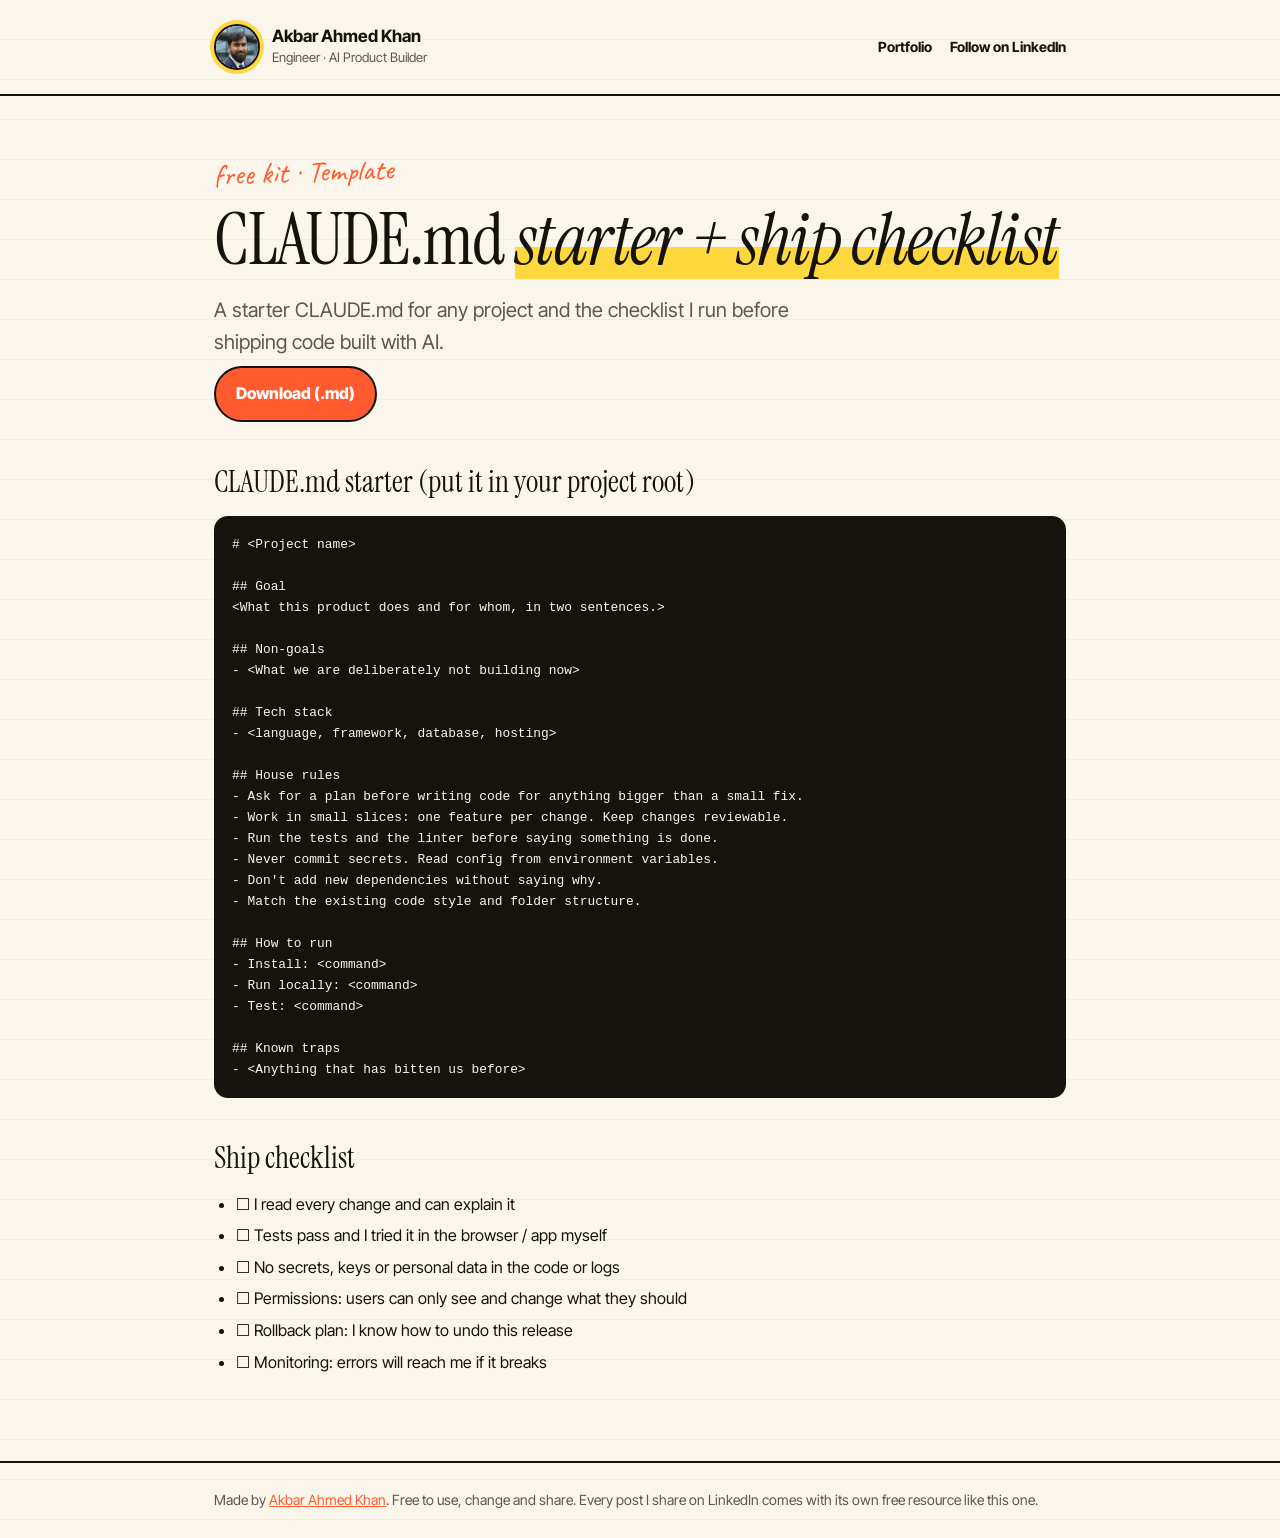
<file: kits/claude-md-starter/index.html>
<!doctype html>
<html lang="en">
<head>
<meta charset="utf-8">
<meta name="viewport" content="width=device-width, initial-scale=1">
<title>CLAUDE.md starter + ship checklist: free kit | Akbar Ahmed Khan</title>
<meta name="description" content="A starter CLAUDE.md for any project and the checklist I run before shipping code built with AI.">
<meta property="og:title" content="CLAUDE.md starter + ship checklist: free kit">
<meta property="og:description" content="A starter CLAUDE.md for any project and the checklist I run before shipping code built with AI.">
<meta property="og:image" content="https://akbar-ai-labs.github.io/assets/akbar.jpg">
<link rel="icon" href="../../assets/akbar.jpg">
<link rel="stylesheet" href="../../assets/site.css">
<style>.md h1{display:none}.md h2{font-size:30px;margin:36px 0 10px}.md pre{background:#16130F;color:#FBF6EC;border-radius:14px;padding:18px;overflow:auto;font-size:14px;line-height:1.5}.md pre code{background:none;padding:0}.md p{margin:10px 0}.md li input{margin-right:8px}</style>
<script data-goatcounter="https://akbar-ai-labs.goatcounter.com/count" async src="//gc.zgo.at/count.js"></script>
<script src="/assets/track.js" defer></script>
</head>
<body>
<header><div class="wrap">
  <a class="sig" href="https://www.linkedin.com/in/akbar-ahmed-khan/"><img src="../../assets/akbar.jpg" alt="Akbar Ahmed Khan"><span><b>Akbar Ahmed Khan</b><small>Engineer · AI Product Builder</small></span></a>
  <nav><a href="https://akbarahmedkhan.com">Portfolio</a><a href="https://www.linkedin.com/in/akbar-ahmed-khan/">Follow on LinkedIn</a></nav>
</div></header>
<main><div class="wrap">
  <span class="lbl">free kit · Template</span>
  <h1>CLAUDE.md <span class="hl"><i>starter + ship checklist</i></span></h1>
  <p class="lead">A starter CLAUDE.md for any project and the checklist I run before shipping code built with AI.</p>
  <a class="btn" href="claude-md-starter.md" download>Download (.md)</a>
  <div class="md"><h1>CLAUDE.md starter + ship checklist</h1>
<h2>CLAUDE.md starter (put it in your project root)</h2>
<pre><code class="language-markdown"># &lt;Project name&gt;

## Goal
&lt;What this product does and for whom, in two sentences.&gt;

## Non-goals
- &lt;What we are deliberately not building now&gt;

## Tech stack
- &lt;language, framework, database, hosting&gt;

## House rules
- Ask for a plan before writing code for anything bigger than a small fix.
- Work in small slices: one feature per change. Keep changes reviewable.
- Run the tests and the linter before saying something is done.
- Never commit secrets. Read config from environment variables.
- Don't add new dependencies without saying why.
- Match the existing code style and folder structure.

## How to run
- Install: &lt;command&gt;
- Run locally: &lt;command&gt;
- Test: &lt;command&gt;

## Known traps
- &lt;Anything that has bitten us before&gt;
</code></pre>
<h2>Ship checklist</h2>
<ul>
<li>☐ I read every change and can explain it</li>
<li>☐ Tests pass and I tried it in the browser / app myself</li>
<li>☐ No secrets, keys or personal data in the code or logs</li>
<li>☐ Permissions: users can only see and change what they should</li>
<li>☐ Rollback plan: I know how to undo this release</li>
<li>☐ Monitoring: errors will reach me if it breaks</li>
</ul></div>
</div></main>
<footer><div class="wrap">Made by <a href="https://www.linkedin.com/in/akbar-ahmed-khan/">Akbar Ahmed Khan</a>. Free to use, change and share. Every post I share on LinkedIn comes with its own free resource like this one.</div></footer>
</body>
</html>
</file>
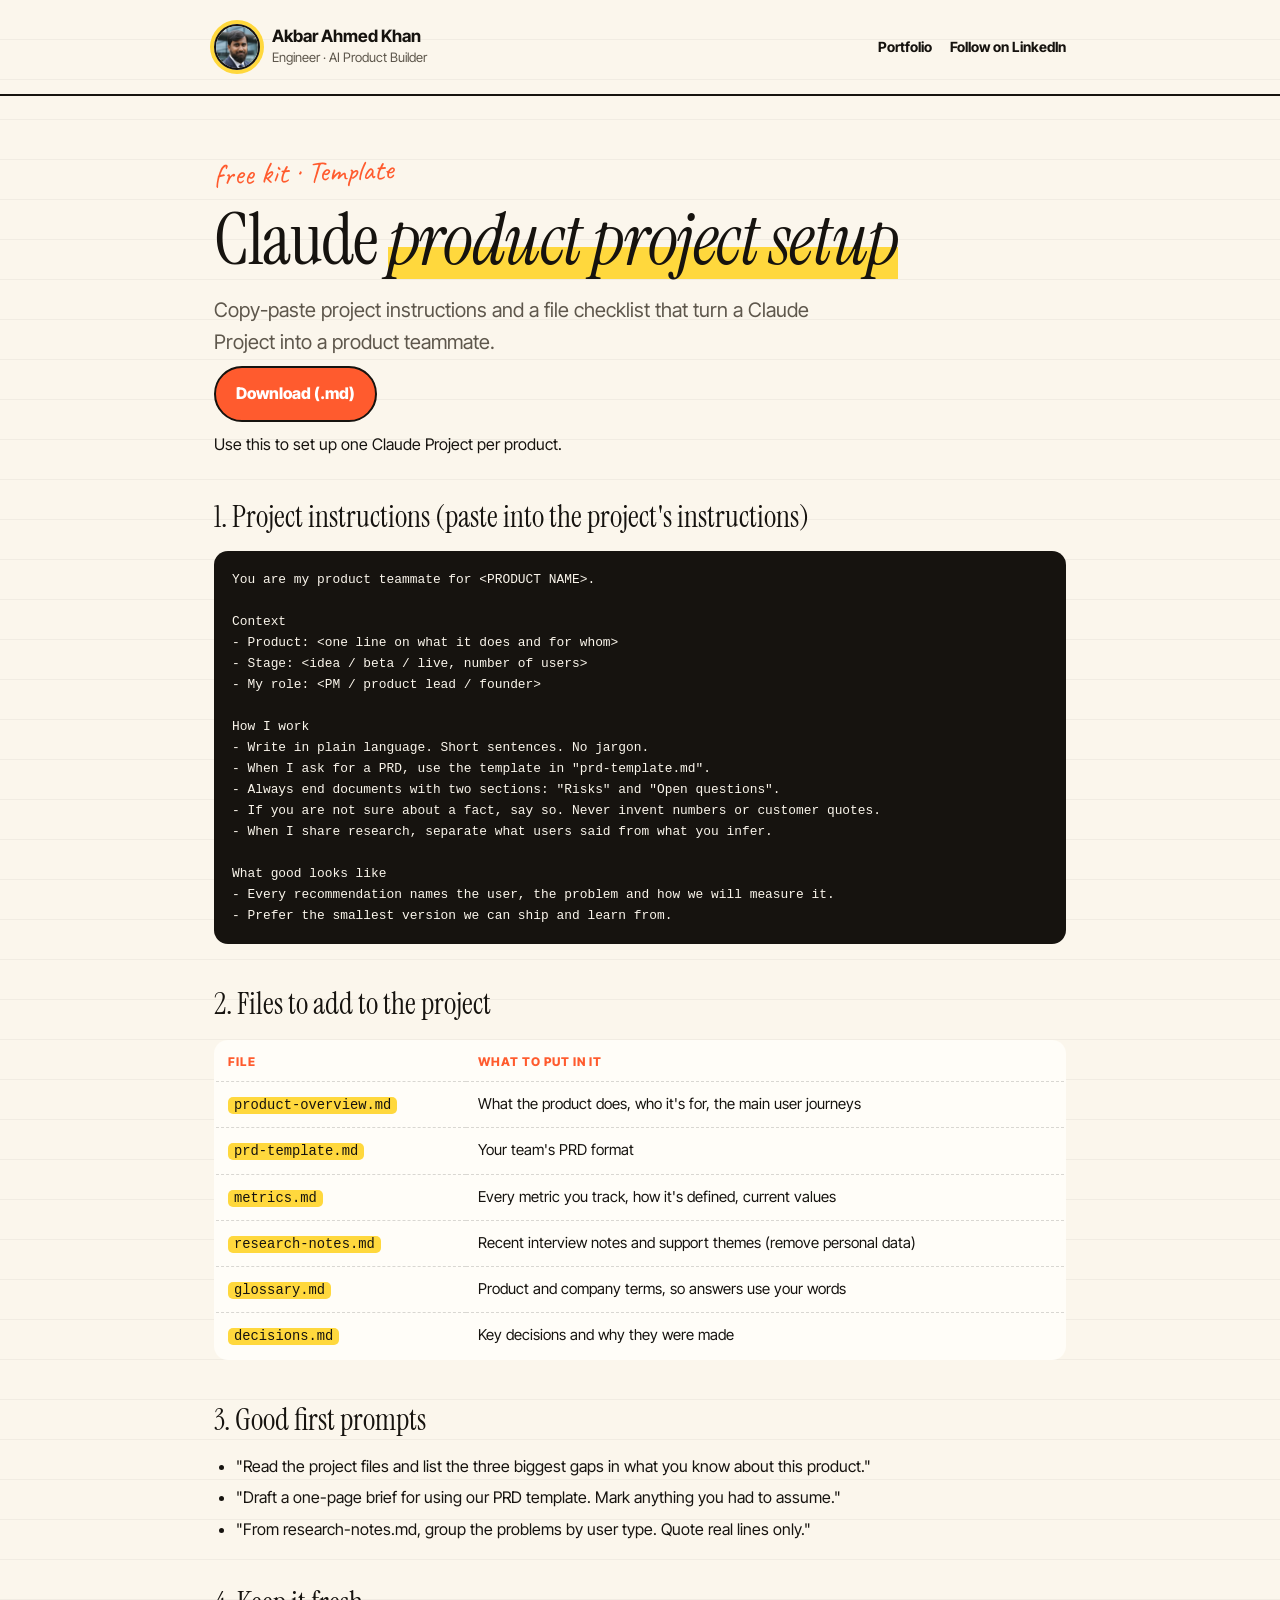
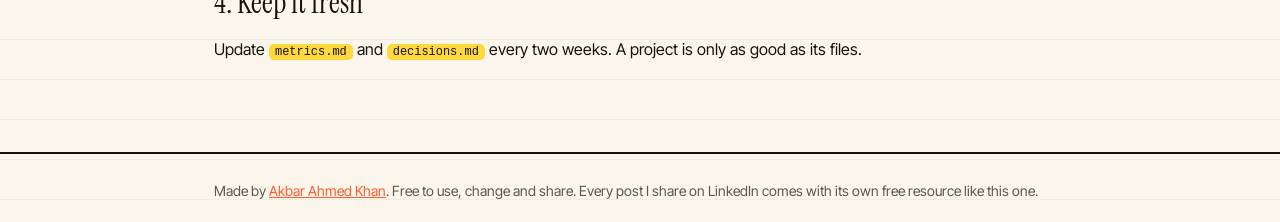
<file: kits/claude-product-project/index.html>
<!doctype html>
<html lang="en">
<head>
<meta charset="utf-8">
<meta name="viewport" content="width=device-width, initial-scale=1">
<title>Claude product project setup: free kit | Akbar Ahmed Khan</title>
<meta name="description" content="Copy-paste project instructions and a file checklist that turn a Claude Project into a product teammate.">
<meta property="og:title" content="Claude product project setup: free kit">
<meta property="og:description" content="Copy-paste project instructions and a file checklist that turn a Claude Project into a product teammate.">
<meta property="og:image" content="https://akbar-ai-labs.github.io/assets/akbar.jpg">
<link rel="icon" href="../../assets/akbar.jpg">
<link rel="stylesheet" href="../../assets/site.css">
<style>.md h1{display:none}.md h2{font-size:30px;margin:36px 0 10px}.md pre{background:#16130F;color:#FBF6EC;border-radius:14px;padding:18px;overflow:auto;font-size:14px;line-height:1.5}.md pre code{background:none;padding:0}.md p{margin:10px 0}.md li input{margin-right:8px}</style>
<script data-goatcounter="https://akbar-ai-labs.goatcounter.com/count" async src="//gc.zgo.at/count.js"></script>
<script src="/assets/track.js" defer></script>
</head>
<body>
<header><div class="wrap">
  <a class="sig" href="https://www.linkedin.com/in/akbar-ahmed-khan/"><img src="../../assets/akbar.jpg" alt="Akbar Ahmed Khan"><span><b>Akbar Ahmed Khan</b><small>Engineer · AI Product Builder</small></span></a>
  <nav><a href="https://akbarahmedkhan.com">Portfolio</a><a href="https://www.linkedin.com/in/akbar-ahmed-khan/">Follow on LinkedIn</a></nav>
</div></header>
<main><div class="wrap">
  <span class="lbl">free kit · Template</span>
  <h1>Claude <span class="hl"><i>product project setup</i></span></h1>
  <p class="lead">Copy-paste project instructions and a file checklist that turn a Claude Project into a product teammate.</p>
  <a class="btn" href="claude-product-project.md" download>Download (.md)</a>
  <div class="md"><h1>Claude product project setup</h1>
<p>Use this to set up one Claude Project per product.</p>
<h2>1. Project instructions (paste into the project's instructions)</h2>
<pre><code>You are my product teammate for &lt;PRODUCT NAME&gt;.

Context
- Product: &lt;one line on what it does and for whom&gt;
- Stage: &lt;idea / beta / live, number of users&gt;
- My role: &lt;PM / product lead / founder&gt;

How I work
- Write in plain language. Short sentences. No jargon.
- When I ask for a PRD, use the template in &quot;prd-template.md&quot;.
- Always end documents with two sections: &quot;Risks&quot; and &quot;Open questions&quot;.
- If you are not sure about a fact, say so. Never invent numbers or customer quotes.
- When I share research, separate what users said from what you infer.

What good looks like
- Every recommendation names the user, the problem and how we will measure it.
- Prefer the smallest version we can ship and learn from.
</code></pre>
<h2>2. Files to add to the project</h2>
<table>
<thead>
<tr>
<th>File</th>
<th>What to put in it</th>
</tr>
</thead>
<tbody>
<tr>
<td><code>product-overview.md</code></td>
<td>What the product does, who it's for, the main user journeys</td>
</tr>
<tr>
<td><code>prd-template.md</code></td>
<td>Your team's PRD format</td>
</tr>
<tr>
<td><code>metrics.md</code></td>
<td>Every metric you track, how it's defined, current values</td>
</tr>
<tr>
<td><code>research-notes.md</code></td>
<td>Recent interview notes and support themes (remove personal data)</td>
</tr>
<tr>
<td><code>glossary.md</code></td>
<td>Product and company terms, so answers use your words</td>
</tr>
<tr>
<td><code>decisions.md</code></td>
<td>Key decisions and why they were made</td>
</tr>
</tbody>
</table>
<h2>3. Good first prompts</h2>
<ul>
<li>"Read the project files and list the three biggest gaps in what you know about this product."</li>
<li>"Draft a one-page brief for <feature> using our PRD template. Mark anything you had to assume."</li>
<li>"From research-notes.md, group the problems by user type. Quote real lines only."</li>
</ul>
<h2>4. Keep it fresh</h2>
<p>Update <code>metrics.md</code> and <code>decisions.md</code> every two weeks. A project is only as good as its files.</p></div>
</div></main>
<footer><div class="wrap">Made by <a href="https://www.linkedin.com/in/akbar-ahmed-khan/">Akbar Ahmed Khan</a>. Free to use, change and share. Every post I share on LinkedIn comes with its own free resource like this one.</div></footer>
</body>
</html>
</file>
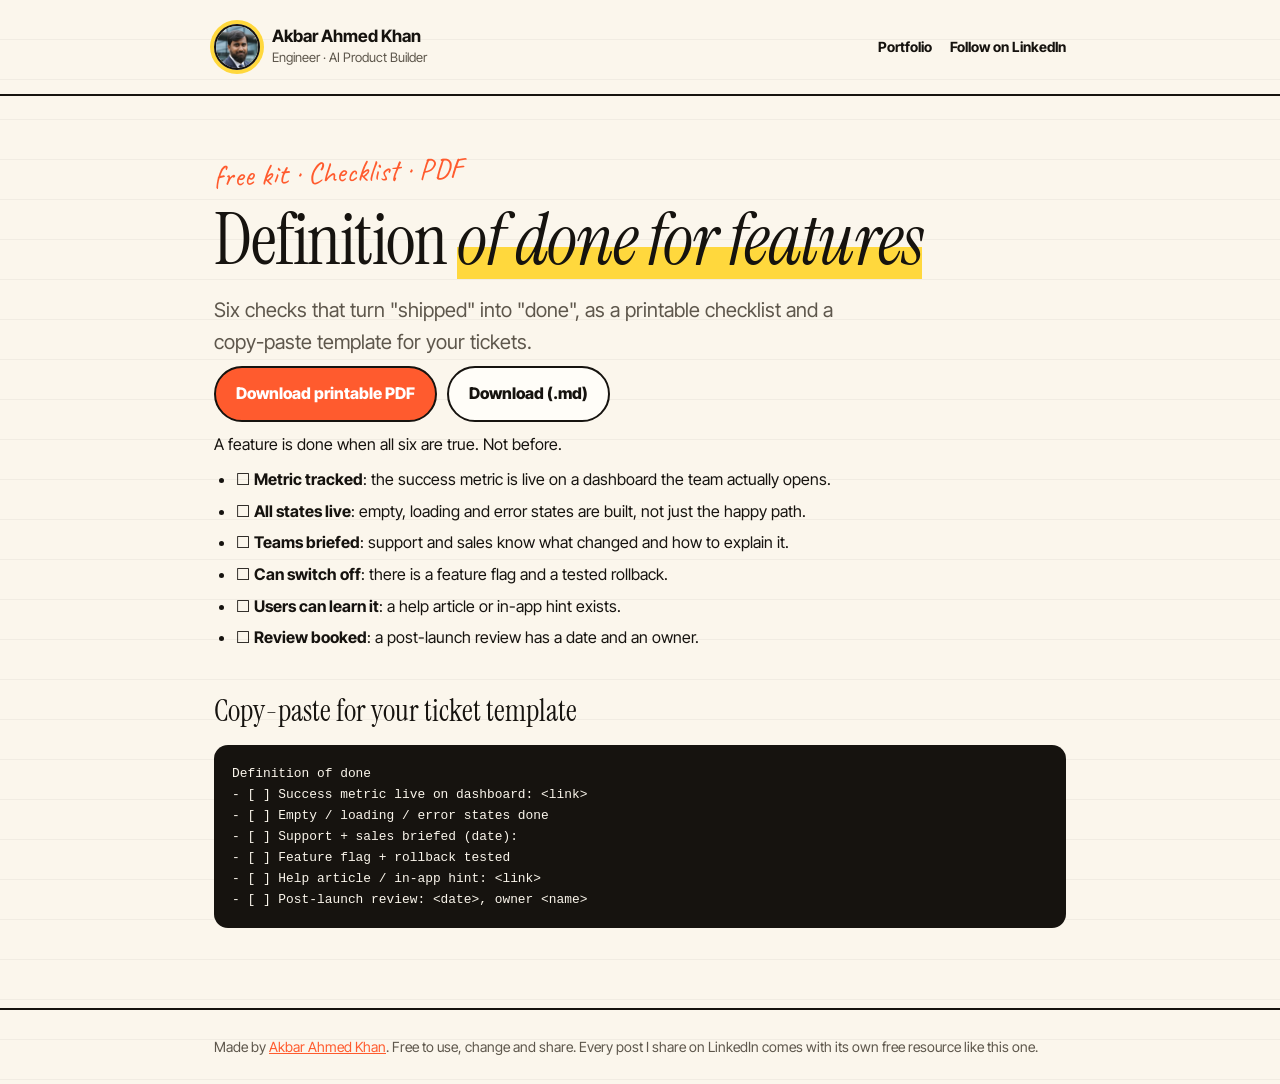
<file: kits/definition-of-done/index.html>
<!doctype html>
<html lang="en">
<head>
<meta charset="utf-8">
<meta name="viewport" content="width=device-width, initial-scale=1">
<title>Definition of done for features: free kit | Akbar Ahmed Khan</title>
<meta name="description" content="Six checks that turn &quot;shipped&quot; into &quot;done&quot;, as a printable checklist and a copy-paste template for your tickets.">
<meta property="og:title" content="Definition of done for features: free kit">
<meta property="og:description" content="Six checks that turn &quot;shipped&quot; into &quot;done&quot;, as a printable checklist and a copy-paste template for your tickets.">
<meta property="og:image" content="https://akbar-ai-labs.github.io/assets/akbar.jpg">
<link rel="icon" href="../../assets/akbar.jpg">
<link rel="stylesheet" href="../../assets/site.css">
<style>.md h1{display:none}.md h2{font-size:30px;margin:36px 0 10px}.md pre{background:#16130F;color:#FBF6EC;border-radius:14px;padding:18px;overflow:auto;font-size:14px;line-height:1.5}.md pre code{background:none;padding:0}.md p{margin:10px 0}.md li input{margin-right:8px}</style>
<script data-goatcounter="https://akbar-ai-labs.goatcounter.com/count" async src="//gc.zgo.at/count.js"></script>
<script src="/assets/track.js" defer></script>
</head>
<body>
<header><div class="wrap">
  <a class="sig" href="https://www.linkedin.com/in/akbar-ahmed-khan/"><img src="../../assets/akbar.jpg" alt="Akbar Ahmed Khan"><span><b>Akbar Ahmed Khan</b><small>Engineer · AI Product Builder</small></span></a>
  <nav><a href="https://akbarahmedkhan.com">Portfolio</a><a href="https://www.linkedin.com/in/akbar-ahmed-khan/">Follow on LinkedIn</a></nav>
</div></header>
<main><div class="wrap">
  <span class="lbl">free kit · Checklist · PDF</span>
  <h1>Definition <span class="hl"><i>of done for features</i></span></h1>
  <p class="lead">Six checks that turn &quot;shipped&quot; into &quot;done&quot;, as a printable checklist and a copy-paste template for your tickets.</p>
  <a class="btn" href="definition-of-done.pdf" download>Download printable PDF</a><a class="btn line" href="definition-of-done.md" download>Download (.md)</a>
  <div class="md"><h1>Definition of done for features</h1>
<p>A feature is done when all six are true. Not before.</p>
<ul>
<li>☐ <strong>Metric tracked</strong>: the success metric is live on a dashboard the team actually opens.</li>
<li>☐ <strong>All states live</strong>: empty, loading and error states are built, not just the happy path.</li>
<li>☐ <strong>Teams briefed</strong>: support and sales know what changed and how to explain it.</li>
<li>☐ <strong>Can switch off</strong>: there is a feature flag and a tested rollback.</li>
<li>☐ <strong>Users can learn it</strong>: a help article or in-app hint exists.</li>
<li>☐ <strong>Review booked</strong>: a post-launch review has a date and an owner.</li>
</ul>
<h2>Copy-paste for your ticket template</h2>
<pre><code>Definition of done
- [ ] Success metric live on dashboard: &lt;link&gt;
- [ ] Empty / loading / error states done
- [ ] Support + sales briefed (date):
- [ ] Feature flag + rollback tested
- [ ] Help article / in-app hint: &lt;link&gt;
- [ ] Post-launch review: &lt;date&gt;, owner &lt;name&gt;
</code></pre></div>
</div></main>
<footer><div class="wrap">Made by <a href="https://www.linkedin.com/in/akbar-ahmed-khan/">Akbar Ahmed Khan</a>. Free to use, change and share. Every post I share on LinkedIn comes with its own free resource like this one.</div></footer>
</body>
</html>
</file>
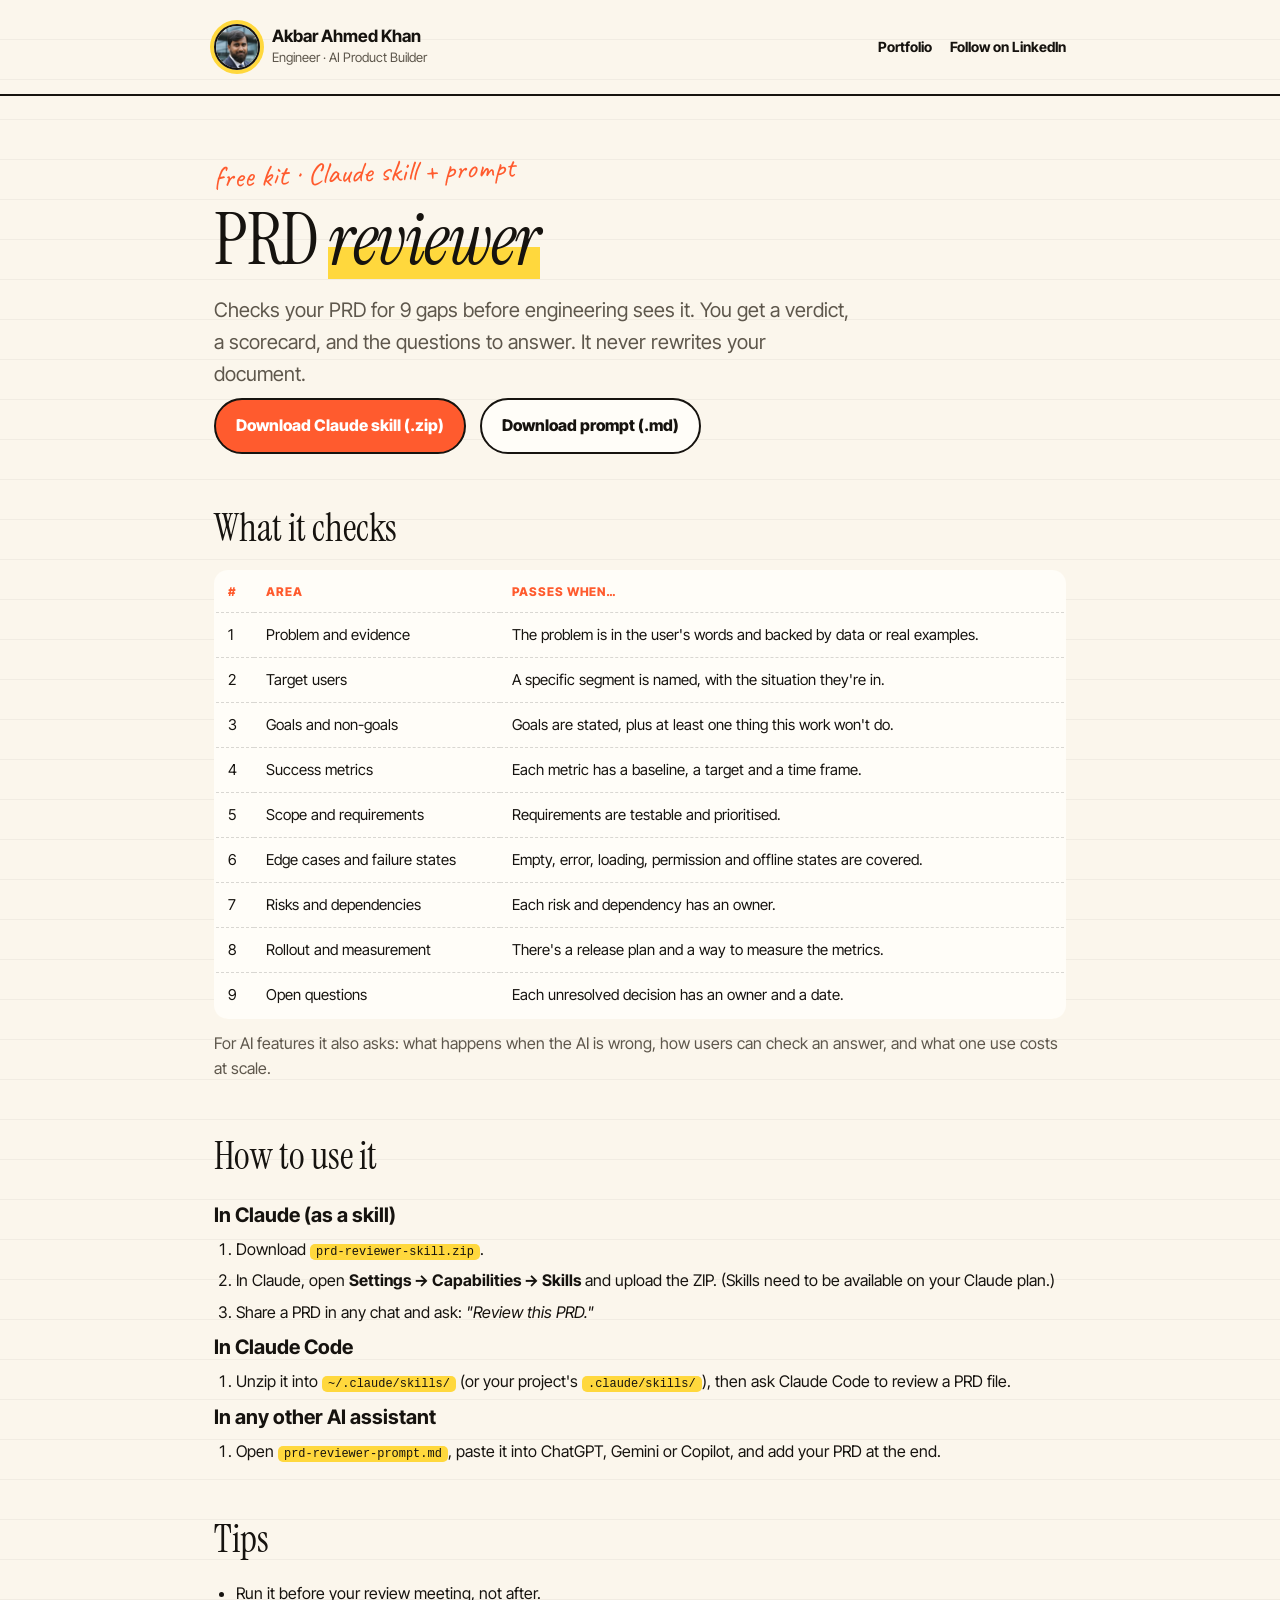
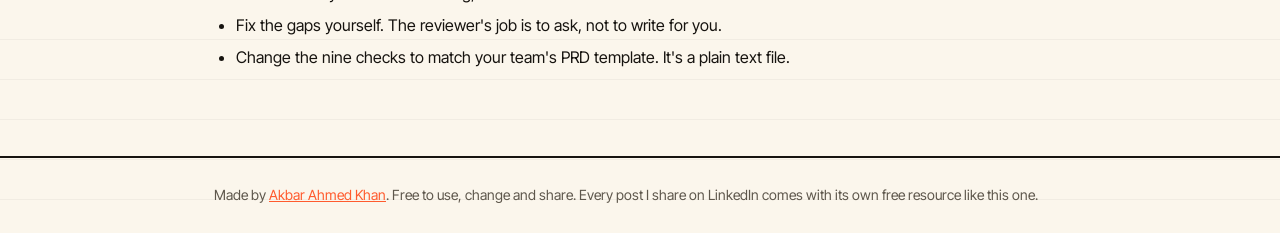
<file: kits/prd-reviewer/index.html>
<!doctype html>
<html lang="en">
<head>
<meta charset="utf-8">
<meta name="viewport" content="width=device-width, initial-scale=1">
<title>PRD reviewer: free Claude skill and prompt | Akbar Ahmed Khan</title>
<meta name="description" content="A free Claude skill and prompt that reviews a PRD for 9 gaps before engineering sees it, with a scorecard and questions for the author.">
<meta property="og:title" content="PRD reviewer: free Claude skill and prompt">
<meta property="og:description" content="Checks a PRD for 9 gaps before engineering sees it. Free download.">
<meta property="og:image" content="https://akbar-ai-labs.github.io/assets/akbar.jpg">
<link rel="icon" href="../../assets/akbar.jpg">
<link rel="stylesheet" href="../../assets/site.css">
<script data-goatcounter="https://akbar-ai-labs.goatcounter.com/count" async src="//gc.zgo.at/count.js"></script>
<script src="/assets/track.js" defer></script>
</head>
<body>
<header><div class="wrap">
  <a class="sig" href="https://www.linkedin.com/in/akbar-ahmed-khan/"><img src="../../assets/akbar.jpg" alt="Akbar Ahmed Khan"><span><b>Akbar Ahmed Khan</b><small>Engineer · AI Product Builder</small></span></a>
  <nav><a href="https://akbarahmedkhan.com">Portfolio</a><a href="https://www.linkedin.com/in/akbar-ahmed-khan/">Follow on LinkedIn</a></nav>
</div></header>
<main><div class="wrap">
  <span class="lbl">free kit · Claude skill + prompt</span>
  <h1>PRD <span class="hl"><i>reviewer</i></span></h1>
  <p class="lead">Checks your PRD for 9 gaps before engineering sees it. You get a verdict, a scorecard, and the questions to answer. It never rewrites your document.</p>
  <a class="btn" href="prd-reviewer-skill.zip" download>Download Claude skill (.zip)</a>
  <a class="btn line" href="prd-reviewer-prompt.md" download>Download prompt (.md)</a>

  <h2>What it checks</h2>
  <table>
    <tr><th>#</th><th>Area</th><th>Passes when…</th></tr>
    <tr><td>1</td><td>Problem and evidence</td><td>The problem is in the user's words and backed by data or real examples.</td></tr>
    <tr><td>2</td><td>Target users</td><td>A specific segment is named, with the situation they're in.</td></tr>
    <tr><td>3</td><td>Goals and non-goals</td><td>Goals are stated, plus at least one thing this work won't do.</td></tr>
    <tr><td>4</td><td>Success metrics</td><td>Each metric has a baseline, a target and a time frame.</td></tr>
    <tr><td>5</td><td>Scope and requirements</td><td>Requirements are testable and prioritised.</td></tr>
    <tr><td>6</td><td>Edge cases and failure states</td><td>Empty, error, loading, permission and offline states are covered.</td></tr>
    <tr><td>7</td><td>Risks and dependencies</td><td>Each risk and dependency has an owner.</td></tr>
    <tr><td>8</td><td>Rollout and measurement</td><td>There's a release plan and a way to measure the metrics.</td></tr>
    <tr><td>9</td><td>Open questions</td><td>Each unresolved decision has an owner and a date.</td></tr>
  </table>
  <p style="color:var(--mu);margin-top:12px">For AI features it also asks: what happens when the AI is wrong, how users can check an answer, and what one use costs at scale.</p>

  <h2>How to use it</h2>
  <h3>In Claude (as a skill)</h3>
  <ol>
    <li>Download <code>prd-reviewer-skill.zip</code>.</li>
    <li>In Claude, open <b>Settings → Capabilities → Skills</b> and upload the ZIP. (Skills need to be available on your Claude plan.)</li>
    <li>Share a PRD in any chat and ask: <i>"Review this PRD."</i></li>
  </ol>
  <h3>In Claude Code</h3>
  <ol><li>Unzip it into <code>~/.claude/skills/</code> (or your project's <code>.claude/skills/</code>), then ask Claude Code to review a PRD file.</li></ol>
  <h3>In any other AI assistant</h3>
  <ol><li>Open <code>prd-reviewer-prompt.md</code>, paste it into ChatGPT, Gemini or Copilot, and add your PRD at the end.</li></ol>

  <h2>Tips</h2>
  <ul>
    <li>Run it before your review meeting, not after.</li>
    <li>Fix the gaps yourself. The reviewer's job is to ask, not to write for you.</li>
    <li>Change the nine checks to match your team's PRD template. It's a plain text file.</li>
  </ul>
</div></main>
<footer><div class="wrap">Made by <a href="https://www.linkedin.com/in/akbar-ahmed-khan/">Akbar Ahmed Khan</a>. Free to use, change and share. Every post I share on LinkedIn comes with its own free resource like this one.</div></footer>
</body>
</html>
</file>
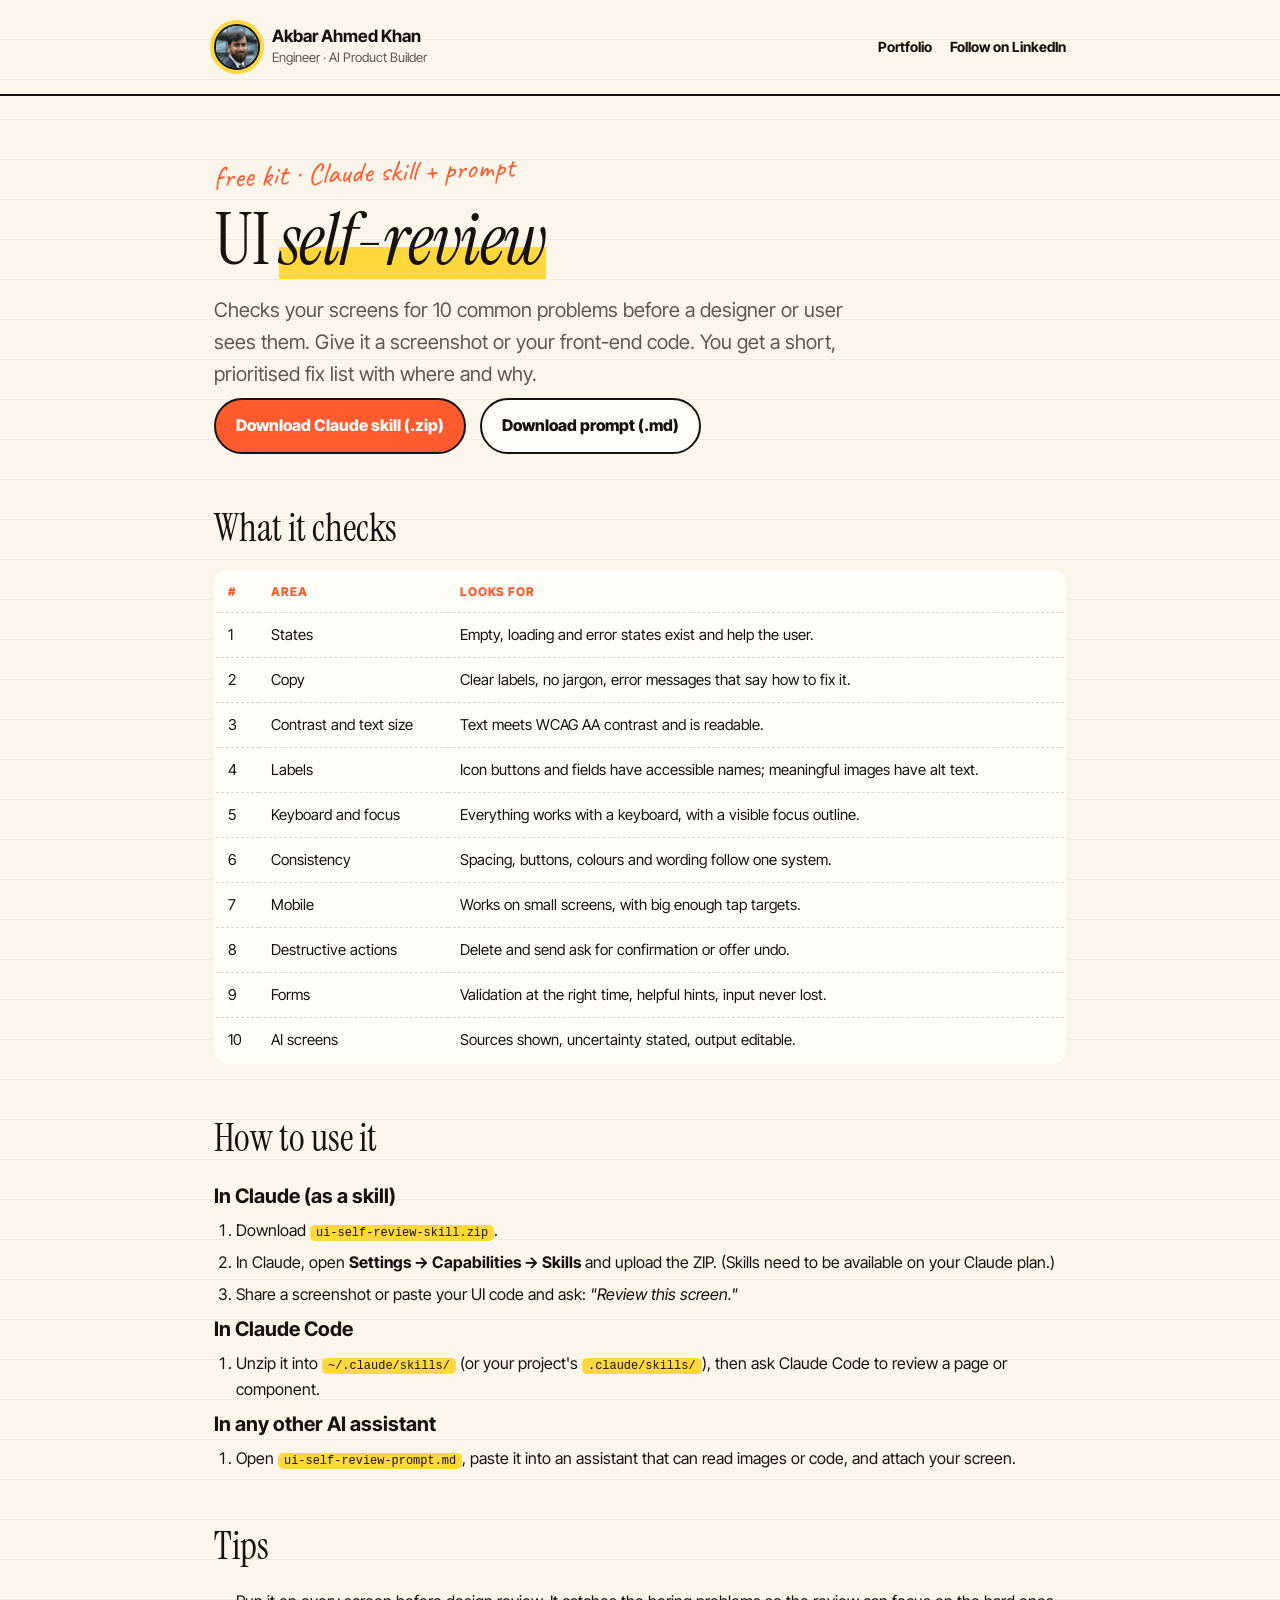
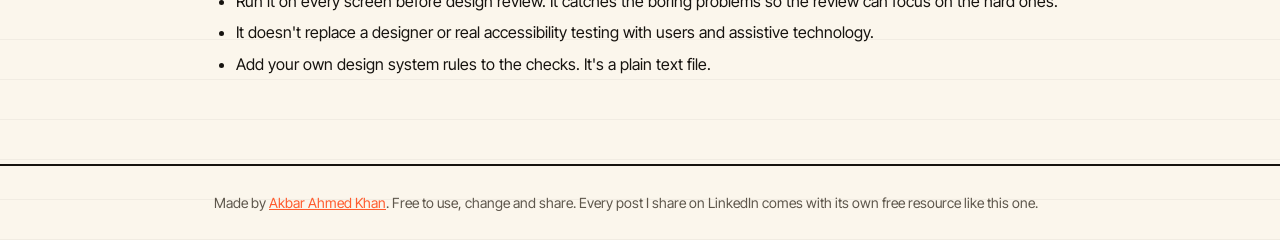
<file: kits/ui-self-review/index.html>
<!doctype html>
<html lang="en">
<head>
<meta charset="utf-8">
<meta name="viewport" content="width=device-width, initial-scale=1">
<title>UI self-review: free Claude skill and prompt | Akbar Ahmed Khan</title>
<meta name="description" content="A free Claude skill and prompt that reviews a screen or UI code for 10 common problems before a designer or user sees it.">
<meta property="og:title" content="UI self-review: free Claude skill and prompt">
<meta property="og:description" content="Checks your screens for 10 common problems before a designer sees them. Free download.">
<meta property="og:image" content="https://akbar-ai-labs.github.io/assets/akbar.jpg">
<link rel="icon" href="../../assets/akbar.jpg">
<link rel="stylesheet" href="../../assets/site.css">
<script data-goatcounter="https://akbar-ai-labs.goatcounter.com/count" async src="//gc.zgo.at/count.js"></script>
<script src="/assets/track.js" defer></script>
</head>
<body>
<header><div class="wrap">
  <a class="sig" href="https://www.linkedin.com/in/akbar-ahmed-khan/"><img src="../../assets/akbar.jpg" alt="Akbar Ahmed Khan"><span><b>Akbar Ahmed Khan</b><small>Engineer · AI Product Builder</small></span></a>
  <nav><a href="https://akbarahmedkhan.com">Portfolio</a><a href="https://www.linkedin.com/in/akbar-ahmed-khan/">Follow on LinkedIn</a></nav>
</div></header>
<main><div class="wrap">
  <span class="lbl">free kit · Claude skill + prompt</span>
  <h1>UI <span class="hl"><i>self-review</i></span></h1>
  <p class="lead">Checks your screens for 10 common problems before a designer or user sees them. Give it a screenshot or your front-end code. You get a short, prioritised fix list with where and why.</p>
  <a class="btn" href="ui-self-review-skill.zip" download>Download Claude skill (.zip)</a>
  <a class="btn line" href="ui-self-review-prompt.md" download>Download prompt (.md)</a>

  <h2>What it checks</h2>
  <table>
    <tr><th>#</th><th>Area</th><th>Looks for</th></tr>
    <tr><td>1</td><td>States</td><td>Empty, loading and error states exist and help the user.</td></tr><tr><td>2</td><td>Copy</td><td>Clear labels, no jargon, error messages that say how to fix it.</td></tr><tr><td>3</td><td>Contrast and text size</td><td>Text meets WCAG AA contrast and is readable.</td></tr><tr><td>4</td><td>Labels</td><td>Icon buttons and fields have accessible names; meaningful images have alt text.</td></tr><tr><td>5</td><td>Keyboard and focus</td><td>Everything works with a keyboard, with a visible focus outline.</td></tr><tr><td>6</td><td>Consistency</td><td>Spacing, buttons, colours and wording follow one system.</td></tr><tr><td>7</td><td>Mobile</td><td>Works on small screens, with big enough tap targets.</td></tr><tr><td>8</td><td>Destructive actions</td><td>Delete and send ask for confirmation or offer undo.</td></tr><tr><td>9</td><td>Forms</td><td>Validation at the right time, helpful hints, input never lost.</td></tr><tr><td>10</td><td>AI screens</td><td>Sources shown, uncertainty stated, output editable.</td></tr>
  </table>

  <h2>How to use it</h2>
  <h3>In Claude (as a skill)</h3>
  <ol>
    <li>Download <code>ui-self-review-skill.zip</code>.</li>
    <li>In Claude, open <b>Settings → Capabilities → Skills</b> and upload the ZIP. (Skills need to be available on your Claude plan.)</li>
    <li>Share a screenshot or paste your UI code and ask: <i>"Review this screen."</i></li>
  </ol>
  <h3>In Claude Code</h3>
  <ol><li>Unzip it into <code>~/.claude/skills/</code> (or your project's <code>.claude/skills/</code>), then ask Claude Code to review a page or component.</li></ol>
  <h3>In any other AI assistant</h3>
  <ol><li>Open <code>ui-self-review-prompt.md</code>, paste it into an assistant that can read images or code, and attach your screen.</li></ol>

  <h2>Tips</h2>
  <ul>
    <li>Run it on every screen before design review. It catches the boring problems so the review can focus on the hard ones.</li>
    <li>It doesn't replace a designer or real accessibility testing with users and assistive technology.</li>
    <li>Add your own design system rules to the checks. It's a plain text file.</li>
  </ul>
</div></main>
<footer><div class="wrap">Made by <a href="https://www.linkedin.com/in/akbar-ahmed-khan/">Akbar Ahmed Khan</a>. Free to use, change and share. Every post I share on LinkedIn comes with its own free resource like this one.</div></footer>
</body>
</html>
</file>
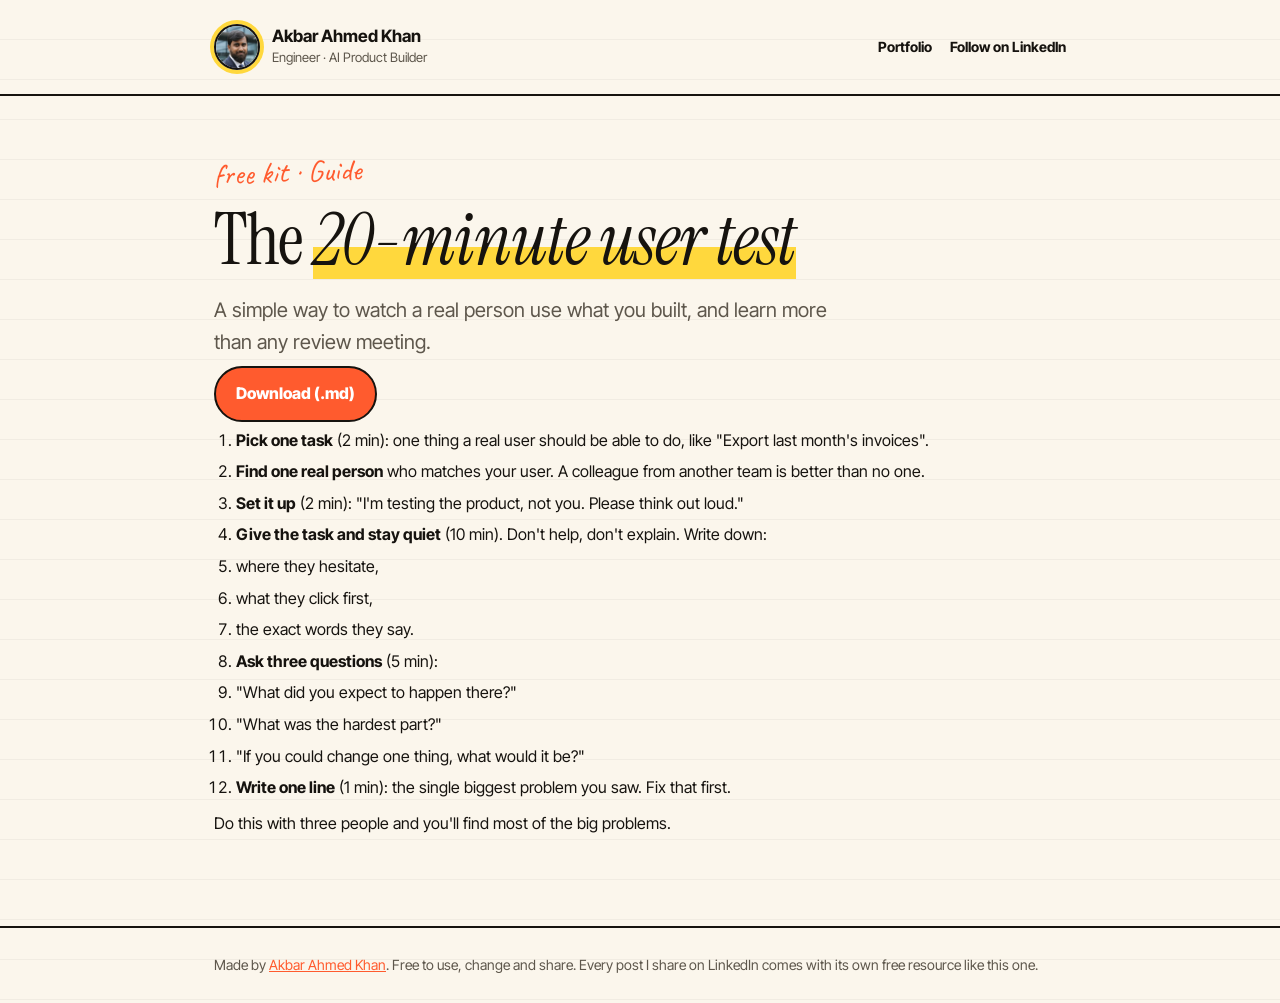
<file: kits/watch-a-user/index.html>
<!doctype html>
<html lang="en">
<head>
<meta charset="utf-8">
<meta name="viewport" content="width=device-width, initial-scale=1">
<title>The 20-minute user test: free kit | Akbar Ahmed Khan</title>
<meta name="description" content="A simple way to watch a real person use what you built, and learn more than any review meeting.">
<meta property="og:title" content="The 20-minute user test: free kit">
<meta property="og:description" content="A simple way to watch a real person use what you built, and learn more than any review meeting.">
<meta property="og:image" content="https://akbar-ai-labs.github.io/assets/akbar.jpg">
<link rel="icon" href="../../assets/akbar.jpg">
<link rel="stylesheet" href="../../assets/site.css">
<style>.md h1{display:none}.md h2{font-size:30px;margin:36px 0 10px}.md pre{background:#16130F;color:#FBF6EC;border-radius:14px;padding:18px;overflow:auto;font-size:14px;line-height:1.5}.md pre code{background:none;padding:0}.md p{margin:10px 0}.md li input{margin-right:8px}</style>
<script data-goatcounter="https://akbar-ai-labs.goatcounter.com/count" async src="//gc.zgo.at/count.js"></script>
<script src="/assets/track.js" defer></script>
</head>
<body>
<header><div class="wrap">
  <a class="sig" href="https://www.linkedin.com/in/akbar-ahmed-khan/"><img src="../../assets/akbar.jpg" alt="Akbar Ahmed Khan"><span><b>Akbar Ahmed Khan</b><small>Engineer · AI Product Builder</small></span></a>
  <nav><a href="https://akbarahmedkhan.com">Portfolio</a><a href="https://www.linkedin.com/in/akbar-ahmed-khan/">Follow on LinkedIn</a></nav>
</div></header>
<main><div class="wrap">
  <span class="lbl">free kit · Guide</span>
  <h1>The <span class="hl"><i>20-minute user test</i></span></h1>
  <p class="lead">A simple way to watch a real person use what you built, and learn more than any review meeting.</p>
  <a class="btn" href="watch-a-user.md" download>Download (.md)</a>
  <div class="md"><h1>The 20-minute user test</h1>
<ol>
<li><strong>Pick one task</strong> (2 min): one thing a real user should be able to do, like "Export last month's invoices".</li>
<li><strong>Find one real person</strong> who matches your user. A colleague from another team is better than no one.</li>
<li><strong>Set it up</strong> (2 min): "I'm testing the product, not you. Please think out loud."</li>
<li><strong>Give the task and stay quiet</strong> (10 min). Don't help, don't explain. Write down:</li>
<li>where they hesitate,</li>
<li>what they click first,</li>
<li>the exact words they say.</li>
<li><strong>Ask three questions</strong> (5 min):</li>
<li>"What did you expect to happen there?"</li>
<li>"What was the hardest part?"</li>
<li>"If you could change one thing, what would it be?"</li>
<li><strong>Write one line</strong> (1 min): the single biggest problem you saw. Fix that first.</li>
</ol>
<p>Do this with three people and you'll find most of the big problems.</p></div>
</div></main>
<footer><div class="wrap">Made by <a href="https://www.linkedin.com/in/akbar-ahmed-khan/">Akbar Ahmed Khan</a>. Free to use, change and share. Every post I share on LinkedIn comes with its own free resource like this one.</div></footer>
</body>
</html>
</file>
<file: assets/site.css>
@import url('https://fonts.googleapis.com/css2?family=Instrument+Serif:ital@0;1&family=Inter+Tight:wght@400;500;600;700;800&family=Caveat:wght@700&display=swap');
*{box-sizing:border-box;margin:0;padding:0}
:root{--bg:#FBF6EC;--tx:#16130F;--mu:#5E574C;--ln:rgba(22,19,15,.16);--card:#FFFDF8;--acc:#FF5B2E;--hl:#FFD83D}
html{background:var(--bg)}
body{font-family:'Inter Tight',system-ui,sans-serif;color:var(--tx);line-height:1.6;-webkit-font-smoothing:antialiased;background:repeating-linear-gradient(180deg,transparent 0 39px,rgba(22,19,15,.045) 39px 40px);min-height:100vh}
a{color:var(--acc)}
.wrap{max-width:900px;margin:0 auto;padding:0 24px}
header{padding:24px 0;border-bottom:2px solid var(--tx)}
header .wrap{display:flex;justify-content:space-between;align-items:center;gap:16px}
.sig{display:flex;align-items:center;gap:12px;color:var(--tx);text-decoration:none}
.sig img{width:46px;height:46px;border-radius:50%;object-fit:cover;border:2px solid var(--tx);box-shadow:0 0 0 4px var(--hl)}
.sig b{display:block;font-size:17px;line-height:1.2}
.sig small{display:block;font-size:13px;color:var(--mu)}
nav a{font-weight:700;font-size:14px;text-decoration:none;color:var(--tx);margin-left:18px}
nav a:hover{color:var(--acc)}
.lbl{font-family:Caveat,cursive;font-size:30px;color:var(--acc);display:inline-block;transform:rotate(-2deg)}
h1{font-family:'Instrument Serif',Georgia,serif;font-weight:400;font-size:clamp(44px,7vw,72px);line-height:1;letter-spacing:-.02em;margin:8px 0 18px}
h1 i,h2 i{font-style:italic}
.hl{background:linear-gradient(transparent 58%,var(--hl) 58%,var(--hl) 92%,transparent 92%)}
h2{font-family:'Instrument Serif',Georgia,serif;font-weight:400;font-size:38px;margin:44px 0 12px}
h3{font-size:20px;margin:0 0 6px}
p.lead{font-size:20px;color:var(--mu);max-width:640px}
main{padding:52px 0 80px}
.grid{display:grid;grid-template-columns:repeat(auto-fill,minmax(260px,1fr));gap:22px;margin-top:36px}
.card{display:flex;flex-direction:column;gap:8px;border:2.5px solid var(--tx);background:var(--card);border-radius:18px;padding:24px;text-decoration:none;color:var(--tx);box-shadow:6px 6px 0 var(--tx);transition:transform .15s,box-shadow .15s}
a.card:hover{transform:translate(-2px,-2px);box-shadow:8px 8px 0 var(--acc)}
.card p{color:var(--mu);font-size:15px}
.card .go{margin-top:auto;font-weight:800;color:var(--acc)}
.card.soon{opacity:.55;box-shadow:none}
.tag{display:inline-block;font-weight:800;font-size:12px;letter-spacing:.08em;text-transform:uppercase;background:var(--tx);color:var(--bg);border-radius:999px;padding:6px 11px;width:max-content}
.btn{display:inline-flex;align-items:center;gap:8px;background:var(--acc);color:#fff;text-decoration:none;font-weight:800;padding:13px 20px;border-radius:999px;margin:8px 10px 0 0;border:2.5px solid var(--tx)}
.btn.line{background:var(--card);color:var(--tx)}
ol,ul{padding-left:22px}
li{margin:6px 0}
table{width:100%;border-collapse:collapse;margin-top:12px;font-size:15px;background:var(--card);border:2.5px solid var(--tx);border-radius:14px;overflow:hidden}
th,td{text-align:left;padding:10px 12px;border-bottom:1.5px dashed var(--ln);vertical-align:top}
th{font-weight:800;font-size:12px;letter-spacing:.08em;text-transform:uppercase;color:var(--acc)}
code{font-size:.92em;background:var(--hl);padding:1px 6px;border-radius:5px}
footer{border-top:2px solid var(--tx);padding:26px 0;color:var(--mu);font-size:14px}
</file>
